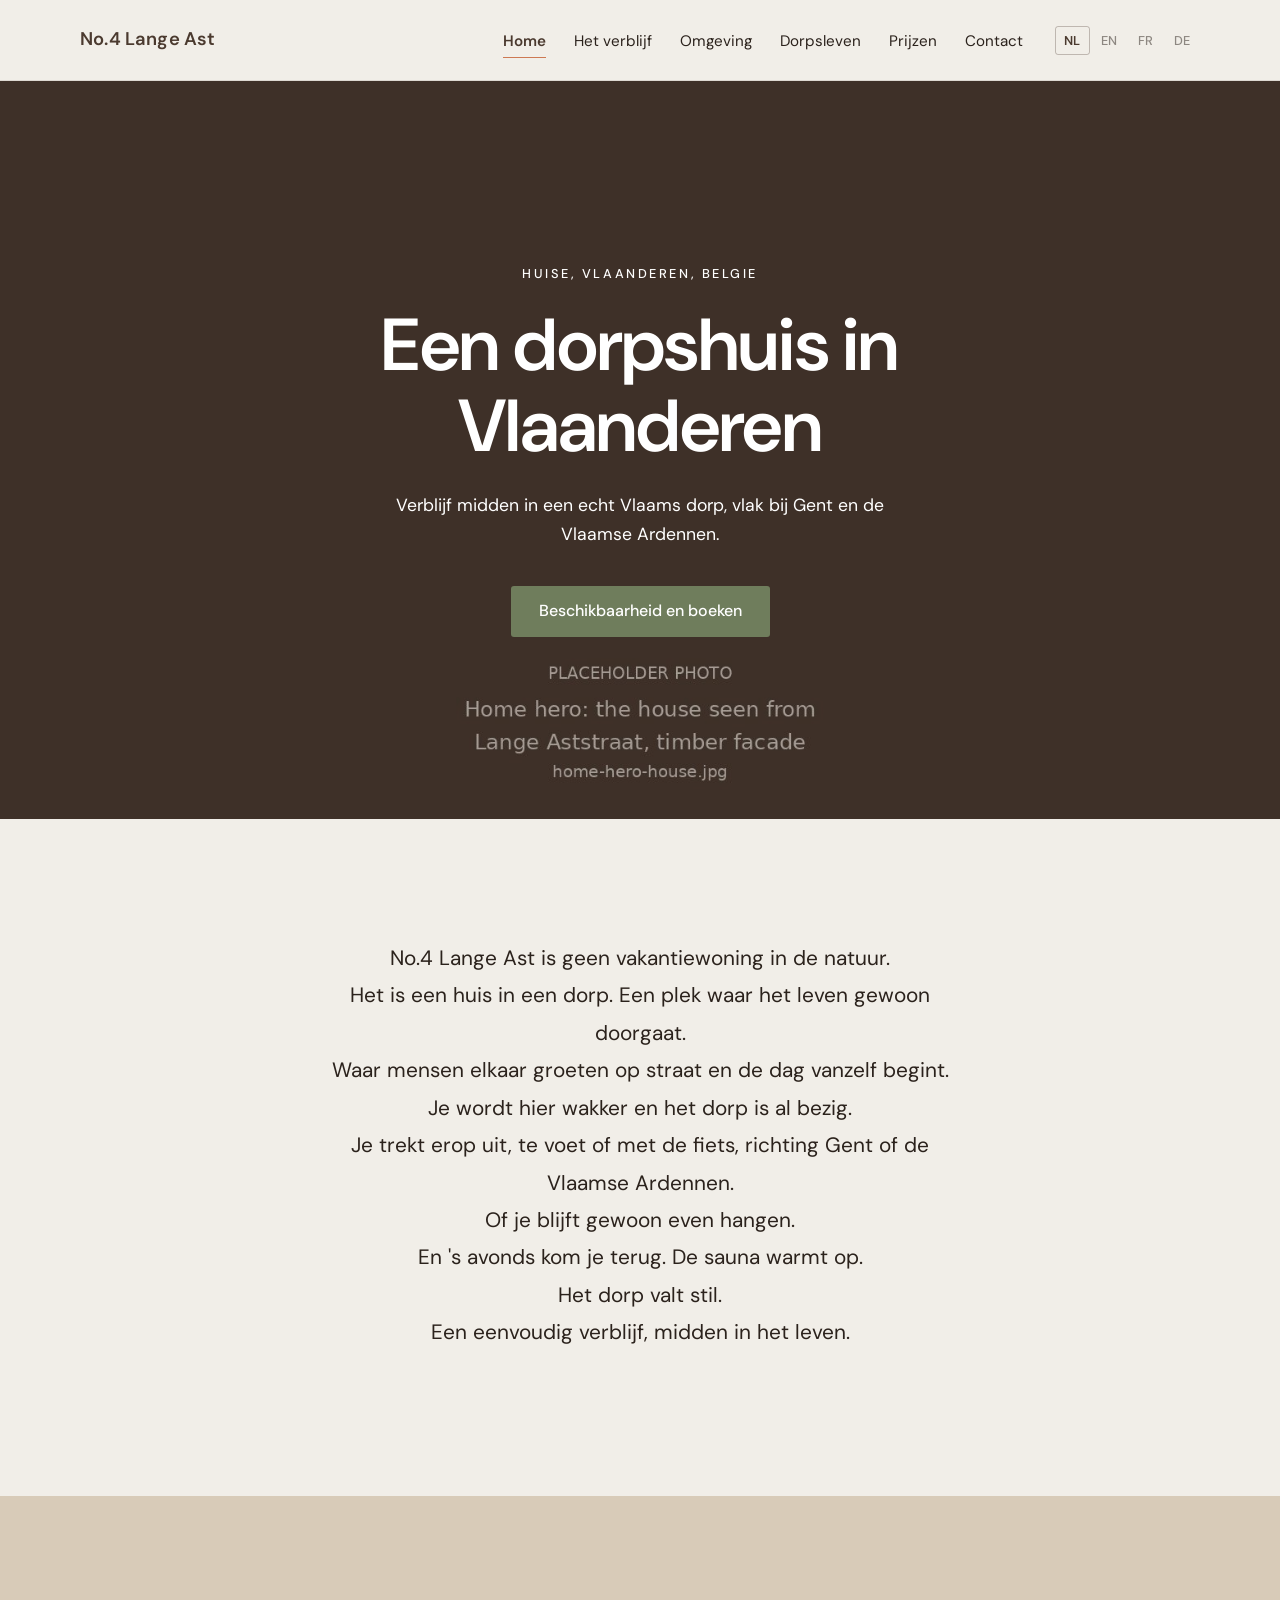
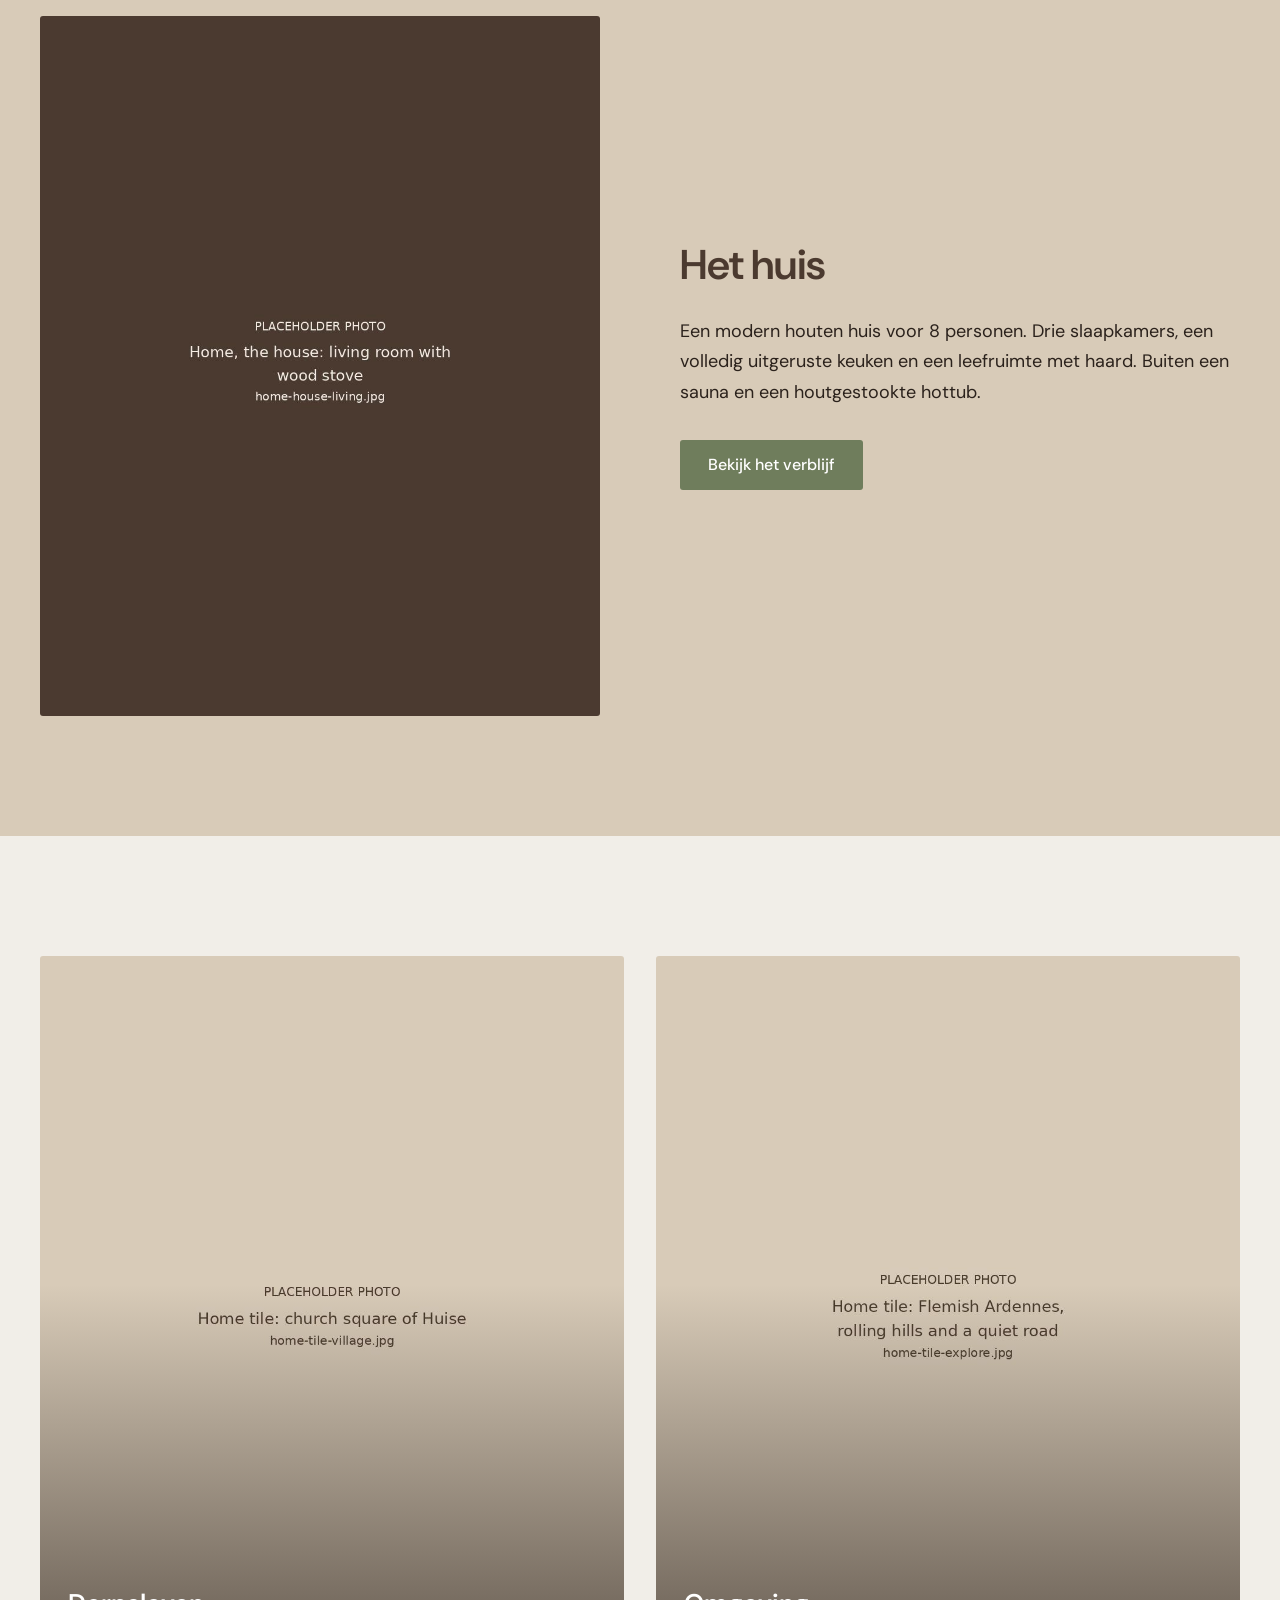
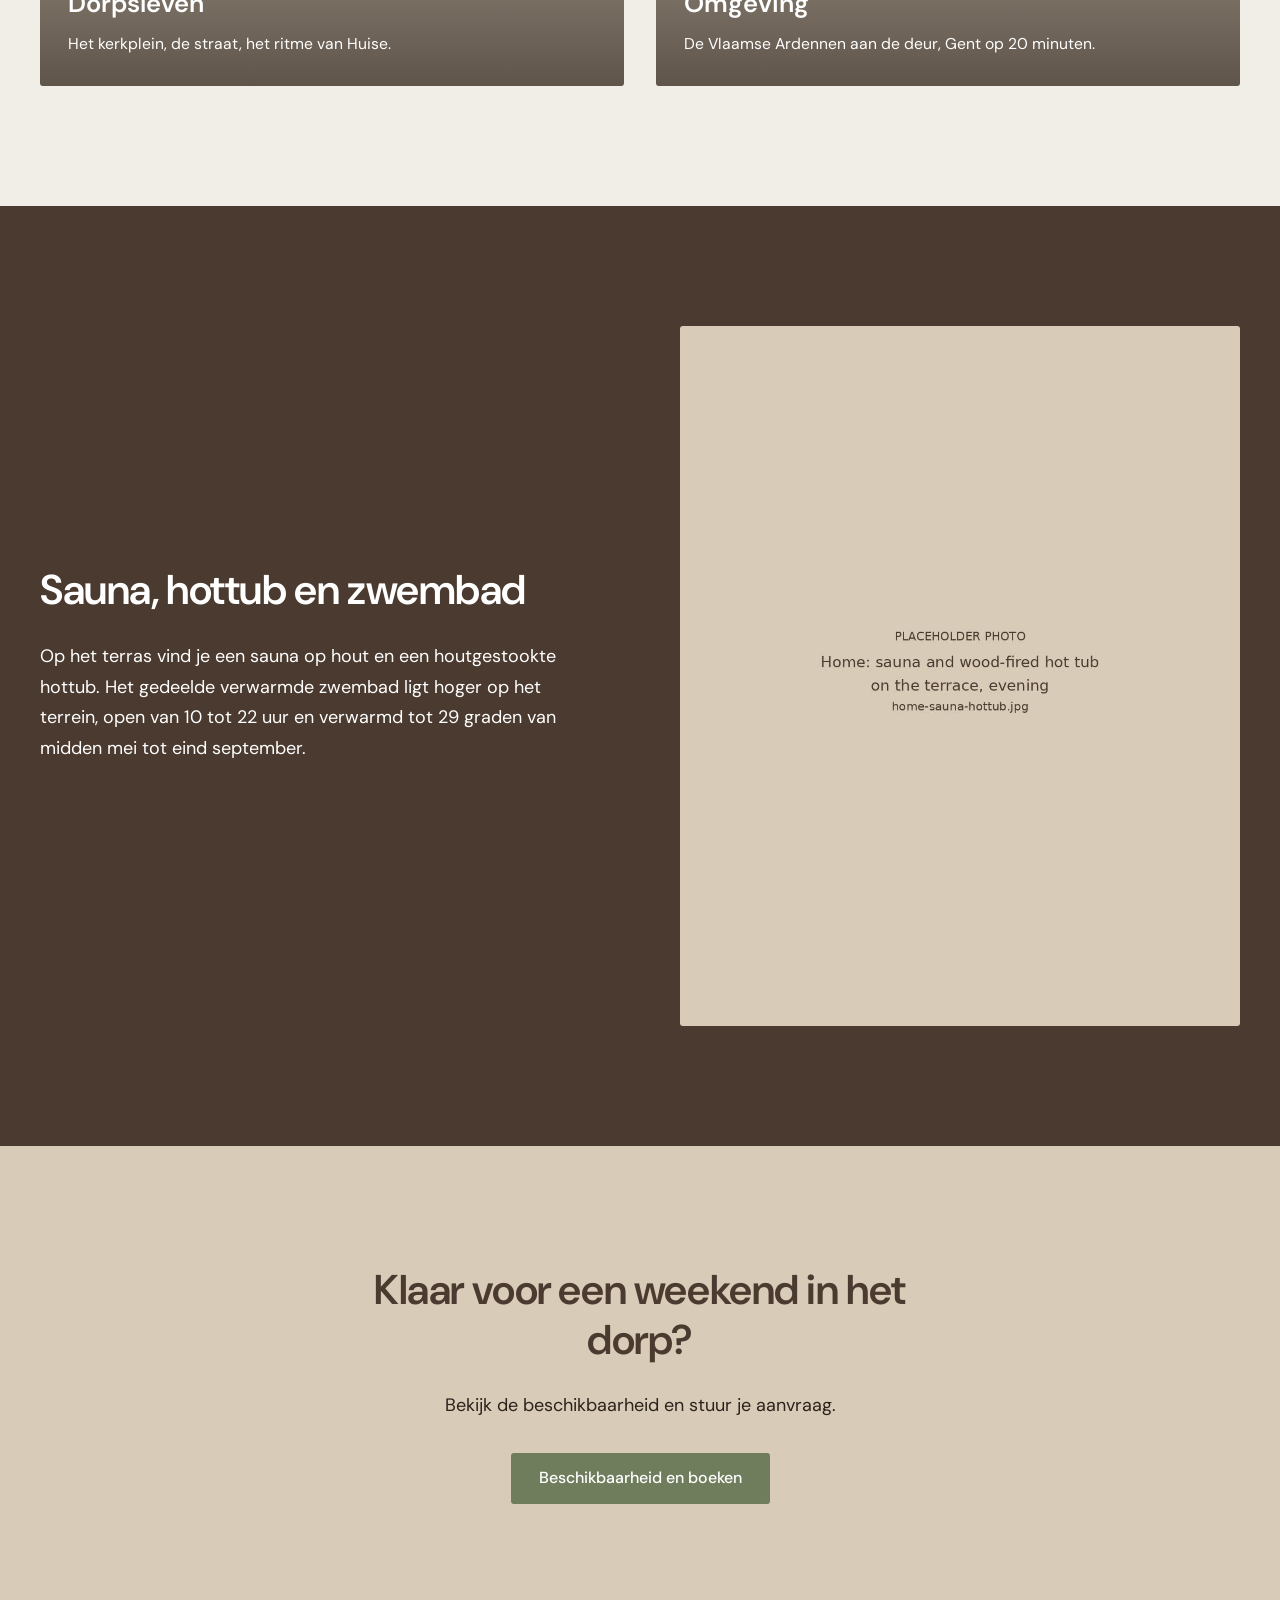
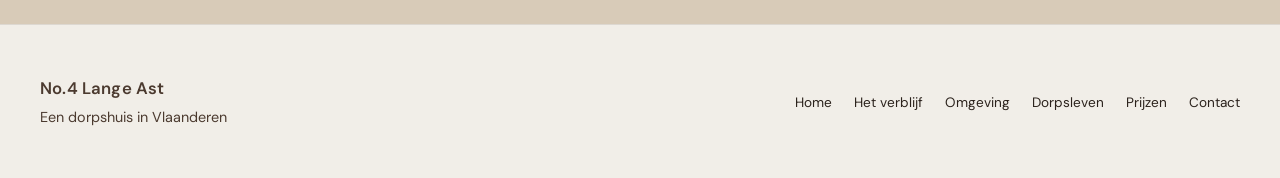
<file: no4-lange-ast/index.html>
<!DOCTYPE html>
<html lang="nl">
<head>
<meta charset="utf-8">
<meta name="viewport" content="width=device-width, initial-scale=1">
<title data-nl="No.4 Lange Ast, een dorpshuis in Vlaanderen" data-en="No.4 Lange Ast, a village house in Flanders" data-fr="No.4 Lange Ast, une maison de village en Flandre" data-de="No.4 Lange Ast, ein Dorfhaus in Flandern">No.4 Lange Ast, een dorpshuis in Vlaanderen</title>
<meta name="description" content="Een modern houten vakantiehuis voor 8 personen in het dorp Huise, tussen Gent en de Vlaamse Ardennen." data-nl="Een modern houten vakantiehuis voor 8 personen in het dorp Huise, tussen Gent en de Vlaamse Ardennen." data-en="A modern timber holiday house for eight in the village of Huise, between Ghent and the Flemish Ardennes." data-fr="Une maison de vacances moderne en bois pour huit personnes dans le village de Huise, entre Gand et les Ardennes flamandes." data-de="Ein modernes Ferienhaus aus Holz für acht Personen im Dorf Huise, zwischen Gent und den Flämischen Ardennen.">
<link rel="preconnect" href="https://fonts.googleapis.com">
<link rel="preconnect" href="https://fonts.gstatic.com" crossorigin>
<link rel="stylesheet" href="https://fonts.googleapis.com/css2?family=DM+Sans:opsz,wght@9..40,400;9..40,500;9..40,600&amp;display=swap">
<link rel="stylesheet" href="assets/styles.css">
<script src="assets/main.js"></script>
</head>
<body>

<a class="skip-link" href="#main"><span class="lang-nl">Naar de inhoud</span><span class="lang-en">Skip to content</span><span class="lang-fr">Aller au contenu</span><span class="lang-de">Zum Inhalt</span></a>

<header class="site-header">
  <div class="header-inner">
    <a class="wordmark" href="index.html">No.4 Lange Ast</a>
    <div class="header-right">
      <nav class="site-nav" id="site-nav" aria-label="Main">
    <ul>
      <li><a href="index.html" aria-current="page"><span class="lang-nl">Home</span><span class="lang-en">Home</span><span class="lang-fr">Accueil</span><span class="lang-de">Start</span></a></li>
      <li><a href="het-verblijf.html"><span class="lang-nl">Het verblijf</span><span class="lang-en">The house</span><span class="lang-fr">La maison</span><span class="lang-de">Das Haus</span></a></li>
      <li><a href="explore.html"><span class="lang-nl">Omgeving</span><span class="lang-en">Explore</span><span class="lang-fr">Environs</span><span class="lang-de">Umgebung</span></a></li>
      <li><a href="village-life.html"><span class="lang-nl">Dorpsleven</span><span class="lang-en">Village life</span><span class="lang-fr">Vie de village</span><span class="lang-de">Dorfleben</span></a></li>
      <li><a href="prijzen.html"><span class="lang-nl">Prijzen</span><span class="lang-en">Prices</span><span class="lang-fr">Prix</span><span class="lang-de">Preise</span></a></li>
      <li><a href="contact.html"><span class="lang-nl">Contact</span><span class="lang-en">Contact</span><span class="lang-fr">Contact</span><span class="lang-de">Kontakt</span></a></li>
    </ul>
  </nav>
      <div class="lang-switch" role="group" aria-label="Taal, Language, Langue, Sprache"><button class="lang-btn" type="button" data-lang="nl" lang="nl" aria-label="Nederlands" aria-pressed="true">NL</button><button class="lang-btn" type="button" data-lang="en" lang="en" aria-label="English" aria-pressed="false">EN</button><button class="lang-btn" type="button" data-lang="fr" lang="fr" aria-label="Français" aria-pressed="false">FR</button><button class="lang-btn" type="button" data-lang="de" lang="de" aria-label="Deutsch" aria-pressed="false">DE</button></div>
      <button class="menu-toggle" type="button" aria-controls="site-nav" aria-expanded="false" aria-label="Menu"><span></span><span></span><span></span></button>
    </div>
  </div>
</header>

<main id="main">
<section class="hero">
  <img class="hero-img" src="images/home-hero-house.jpg" width="2400" height="1350" alt="Het houten huis No.4 Lange Ast in Huise" data-alt-nl="Het houten huis No.4 Lange Ast in Huise" data-alt-en="The timber house No.4 Lange Ast in Huise" data-alt-fr="La maison en bois No.4 Lange Ast à Huise" data-alt-de="Das Holzhaus No.4 Lange Ast in Huise">
  <div class="hero-content">
    <span class="overline"><span class="lang-nl">HUISE, VLAANDEREN, BELGIE</span><span class="lang-en">HUISE, FLANDERS, BELGIUM</span><span class="lang-fr">HUISE, FLANDRE, BELGIQUE</span><span class="lang-de">HUISE, FLANDERN, BELGIEN</span></span>
    <h1><span class="lang-nl">Een dorpshuis in Vlaanderen</span><span class="lang-en">A village house in Flanders</span><span class="lang-fr">Une maison de village en Flandre</span><span class="lang-de">Ein Dorfhaus in Flandern</span></h1>
    <p class="lang-nl hero-sub">Verblijf midden in een echt Vlaams dorp, vlak bij Gent en de Vlaamse Ardennen.</p>
<p class="lang-en hero-sub">A stay in the heart of a real Flemish village, near Ghent and the Flemish Ardennes.</p>
<p class="lang-fr hero-sub">Un séjour au cœur d'un vrai village flamand, près de Gand et des Ardennes flamandes.</p>
<p class="lang-de hero-sub">Ein Aufenthalt mitten in einem echten flämischen Dorf, nahe Gent und den Flämischen Ardennen.</p>
    <a class="btn" href="contact.html"><span class="lang-nl">Beschikbaarheid en boeken</span><span class="lang-en">Availability and booking</span><span class="lang-fr">Disponibilités et réservation</span><span class="lang-de">Verfügbarkeit und Buchung</span></a>
  </div>
</section>

<section class="section section--light center">
  <div class="narrow">
    <p class="lang-nl intro-text">No.4 Lange Ast is geen vakantiewoning in de natuur.<br>
Het is een huis in een dorp. Een plek waar het leven gewoon doorgaat.<br>
Waar mensen elkaar groeten op straat en de dag vanzelf begint.<br>
Je wordt hier wakker en het dorp is al bezig.<br>
Je trekt erop uit, te voet of met de fiets, richting Gent of de Vlaamse Ardennen.<br>
Of je blijft gewoon even hangen.<br>
En 's avonds kom je terug. De sauna warmt op.<br>
Het dorp valt stil.<br>
Een eenvoudig verblijf, midden in het leven.</p>
<p class="lang-en intro-text">No.4 Lange Ast is not a holiday home in the countryside.<br>
It is a house in a village. A place where life simply carries on.<br>
Where people greet each other in the street and the day begins on its own.<br>
You wake up here and the village is already going.<br>
You head out, on foot or by bike, towards Ghent or the Flemish Ardennes.<br>
Or you just stay a while.<br>
And in the evening you come back. The sauna heats up.<br>
The village falls quiet.<br>
A simple stay, right in the middle of life.</p>
<p class="lang-fr intro-text">No.4 Lange Ast n'est pas une maison de vacances en pleine nature.<br>
C'est une maison dans un village. Un endroit où la vie suit simplement son cours.<br>
Où les gens se saluent dans la rue et où la journée commence d'elle-même.<br>
Vous vous réveillez ici et le village est déjà en mouvement.<br>
Vous partez, à pied ou à vélo, vers Gand ou les Ardennes flamandes.<br>
Ou vous restez simplement un moment.<br>
Et le soir, vous rentrez. Le sauna chauffe.<br>
Le village se tait.<br>
Un séjour simple, au milieu de la vie.</p>
<p class="lang-de intro-text">No.4 Lange Ast ist kein Ferienhaus in der Natur.<br>
Es ist ein Haus in einem Dorf. Ein Ort, an dem das Leben einfach weitergeht.<br>
Wo man sich auf der Straße grüßt und der Tag von selbst beginnt.<br>
Sie wachen hier auf und das Dorf ist schon in Bewegung.<br>
Sie ziehen los, zu Fuß oder mit dem Rad, Richtung Gent oder in die Flämischen Ardennen.<br>
Oder Sie bleiben einfach eine Weile.<br>
Und abends kommen Sie zurück. Die Sauna heizt auf.<br>
Das Dorf wird still.<br>
Ein einfacher Aufenthalt, mitten im Leben.</p>
  </div>
</section>

<section class="section section--sand">
  <div class="container split">
    <div class="split-media">
      <img src="images/home-house-living.jpg" width="1200" height="1500" loading="lazy" alt="Leefruimte met haard" data-alt-nl="Leefruimte met haard" data-alt-en="Living room with wood stove" data-alt-fr="Séjour avec poêle à bois" data-alt-de="Wohnraum mit Holzofen">
    </div>
    <div class="split-text">
      <h2><span class="lang-nl">Het huis</span><span class="lang-en">The house</span><span class="lang-fr">La maison</span><span class="lang-de">Das Haus</span></h2>
      <p class="lang-nl">Een modern houten huis voor 8 personen. Drie slaapkamers, een volledig uitgeruste keuken en een leefruimte met haard. Buiten een sauna en een houtgestookte hottub.</p>
<p class="lang-en">A modern timber house for eight. Three bedrooms, a fully equipped kitchen and a living room with a wood stove. Outside, a sauna and a wood-fired hot tub.</p>
<p class="lang-fr">Une maison moderne en bois pour huit personnes. Trois chambres, une cuisine entièrement équipée et un séjour avec poêle à bois. À l'extérieur, un sauna et un bain nordique chauffé au bois.</p>
<p class="lang-de">Ein modernes Holzhaus für acht Personen. Drei Schlafzimmer, eine voll ausgestattete Küche und ein Wohnraum mit Holzofen. Draußen eine Sauna und ein holzbefeuerter Hot Tub.</p>
      <div class="btn-row"><a class="btn" href="het-verblijf.html"><span class="lang-nl">Bekijk het verblijf</span><span class="lang-en">See the house</span><span class="lang-fr">Voir la maison</span><span class="lang-de">Das Haus ansehen</span></a></div>
    </div>
  </div>
</section>

<section class="section section--light">
  <div class="container tiles">
    <a class="tile" href="village-life.html">
      <img src="images/home-tile-village.jpg" width="1200" height="1500" loading="lazy" alt="Het kerkplein van Huise" data-alt-nl="Het kerkplein van Huise" data-alt-en="The church square of Huise" data-alt-fr="La place de l'église de Huise" data-alt-de="Der Kirchplatz von Huise">
      <span class="tile-text">
        <span class="tile-label"><span class="lang-nl">Dorpsleven</span><span class="lang-en">Village life</span><span class="lang-fr">Vie de village</span><span class="lang-de">Dorfleben</span></span>
        <span class="tile-caption"><span class="lang-nl">Het kerkplein, de straat, het ritme van Huise.</span><span class="lang-en">The church square, the street, the rhythm of Huise.</span><span class="lang-fr">La place de l'église, la rue, le rythme de Huise.</span><span class="lang-de">Der Kirchplatz, die Straße, der Rhythmus von Huise.</span></span>
      </span>
    </a>
    <a class="tile" href="explore.html">
      <img src="images/home-tile-explore.jpg" width="1200" height="1500" loading="lazy" alt="Glooiende heuvels in de Vlaamse Ardennen" data-alt-nl="Glooiende heuvels in de Vlaamse Ardennen" data-alt-en="Rolling hills in the Flemish Ardennes" data-alt-fr="Collines ondulées dans les Ardennes flamandes" data-alt-de="Sanfte Hügel in den Flämischen Ardennen">
      <span class="tile-text">
        <span class="tile-label"><span class="lang-nl">Omgeving</span><span class="lang-en">Explore</span><span class="lang-fr">Environs</span><span class="lang-de">Umgebung</span></span>
        <span class="tile-caption"><span class="lang-nl">De Vlaamse Ardennen aan de deur, Gent op 20 minuten.</span><span class="lang-en">The Flemish Ardennes at the door, Ghent twenty minutes away.</span><span class="lang-fr">Les Ardennes flamandes à la porte, Gand à 20 minutes.</span><span class="lang-de">Die Flämischen Ardennen vor der Tür, Gent in 20 Minuten.</span></span>
      </span>
    </a>
  </div>
</section>

<section class="section section--dark">
  <div class="container split split--reverse">
    <div class="split-media">
      <img src="images/home-sauna-hottub.jpg" width="1200" height="1500" loading="lazy" alt="Sauna en houtgestookte hottub op het terras" data-alt-nl="Sauna en houtgestookte hottub op het terras" data-alt-en="Sauna and wood-fired hot tub on the terrace" data-alt-fr="Sauna et bain nordique chauffé au bois sur la terrasse" data-alt-de="Sauna und holzbefeuerter Hot Tub auf der Terrasse">
    </div>
    <div class="split-text">
      <h2><span class="lang-nl">Sauna, hottub en zwembad</span><span class="lang-en">Sauna, hot tub and pool</span><span class="lang-fr">Sauna, bain nordique et piscine</span><span class="lang-de">Sauna, Hot Tub und Pool</span></h2>
      <p class="lang-nl">Op het terras vind je een sauna op hout en een houtgestookte hottub. Het gedeelde verwarmde zwembad ligt hoger op het terrein, open van 10 tot 22 uur en verwarmd tot 29 graden van midden mei tot eind september.</p>
<p class="lang-en">On the terrace you will find a wood-burning sauna and a wood-fired hot tub. The shared heated pool sits higher on the grounds, open from 10 am to 10 pm and heated to 29 degrees from mid May to the end of September.</p>
<p class="lang-fr">Sur la terrasse, vous trouverez un sauna au bois et un bain nordique chauffé au bois. La piscine chauffée partagée se trouve plus haut sur le terrain, ouverte de 10 à 22 heures et chauffée à 29 degrés de mi-mai à fin septembre.</p>
<p class="lang-de">Auf der Terrasse finden Sie eine Holzsauna und einen holzbefeuerten Hot Tub. Der gemeinsam genutzte beheizte Pool liegt etwas höher auf dem Grundstück, geöffnet von 10 bis 22 Uhr und von Mitte Mai bis Ende September auf 29 Grad beheizt.</p>
    </div>
  </div>
</section>

<section class="section section--sand center">
  <div class="narrow">
    <h2><span class="lang-nl">Klaar voor een weekend in het dorp?</span><span class="lang-en">Ready for a weekend in the village?</span><span class="lang-fr">Prêt pour un week-end au village ?</span><span class="lang-de">Bereit für ein Wochenende im Dorf?</span></h2>
    <p class="lang-nl">Bekijk de beschikbaarheid en stuur je aanvraag.</p>
<p class="lang-en">Check availability and send your request.</p>
<p class="lang-fr">Consultez les disponibilités et envoyez votre demande.</p>
<p class="lang-de">Prüfen Sie die Verfügbarkeit und senden Sie Ihre Anfrage.</p>
    <div class="btn-row"><a class="btn" href="contact.html"><span class="lang-nl">Beschikbaarheid en boeken</span><span class="lang-en">Availability and booking</span><span class="lang-fr">Disponibilités et réservation</span><span class="lang-de">Verfügbarkeit und Buchung</span></a></div>
  </div>
</section>
</main>

<footer class="site-footer">
  <div class="footer-inner">
    <div class="footer-brand">
      <a class="wordmark" href="index.html">No.4 Lange Ast</a>
      <span class="footer-baseline"><span class="lang-nl">Een dorpshuis in Vlaanderen</span><span class="lang-en">A village house in Flanders</span><span class="lang-fr">Une maison de village en Flandre</span><span class="lang-de">Ein Dorfhaus in Flandern</span></span>
    </div>
    <nav class="footer-nav" aria-label="Footer">
    <ul>
      <li><a href="index.html" aria-current="page"><span class="lang-nl">Home</span><span class="lang-en">Home</span><span class="lang-fr">Accueil</span><span class="lang-de">Start</span></a></li>
      <li><a href="het-verblijf.html"><span class="lang-nl">Het verblijf</span><span class="lang-en">The house</span><span class="lang-fr">La maison</span><span class="lang-de">Das Haus</span></a></li>
      <li><a href="explore.html"><span class="lang-nl">Omgeving</span><span class="lang-en">Explore</span><span class="lang-fr">Environs</span><span class="lang-de">Umgebung</span></a></li>
      <li><a href="village-life.html"><span class="lang-nl">Dorpsleven</span><span class="lang-en">Village life</span><span class="lang-fr">Vie de village</span><span class="lang-de">Dorfleben</span></a></li>
      <li><a href="prijzen.html"><span class="lang-nl">Prijzen</span><span class="lang-en">Prices</span><span class="lang-fr">Prix</span><span class="lang-de">Preise</span></a></li>
      <li><a href="contact.html"><span class="lang-nl">Contact</span><span class="lang-en">Contact</span><span class="lang-fr">Contact</span><span class="lang-de">Kontakt</span></a></li>
    </ul>
  </nav>
  </div>
</footer>

</body>
</html>
</file>
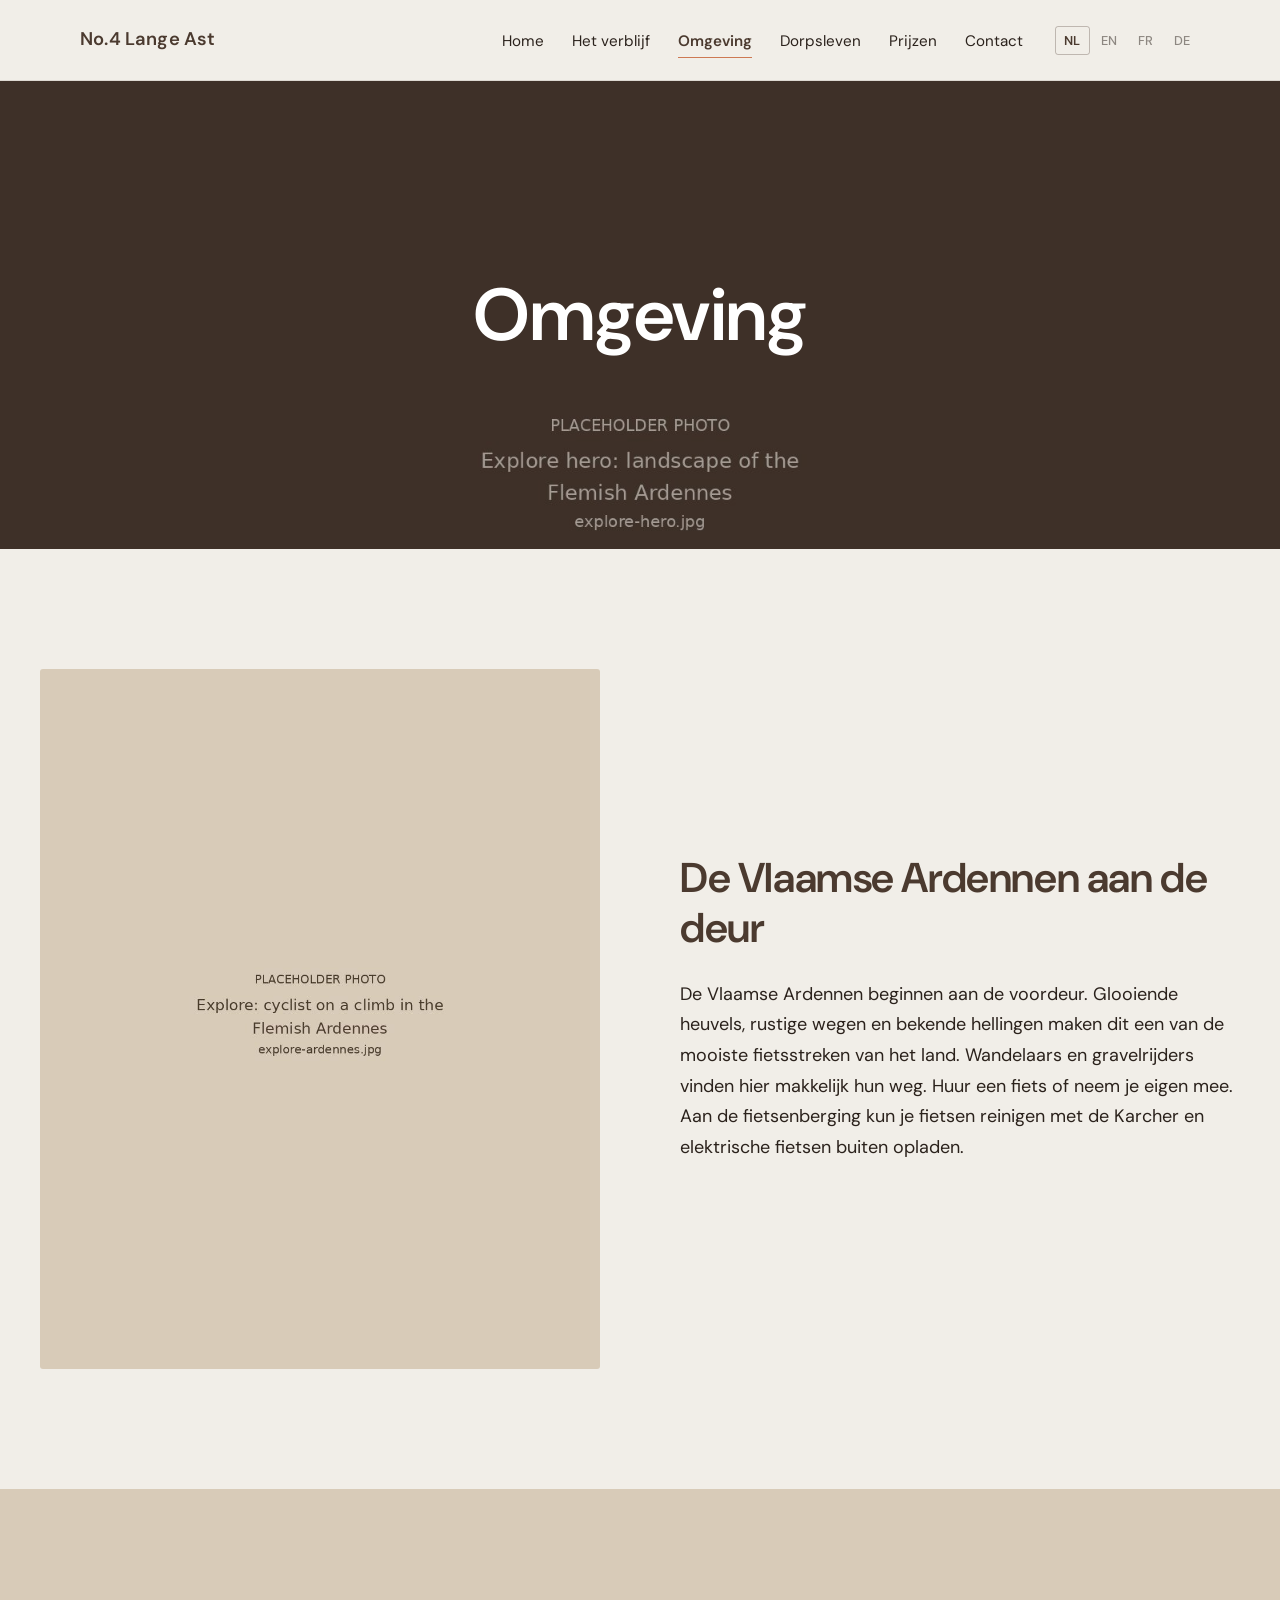
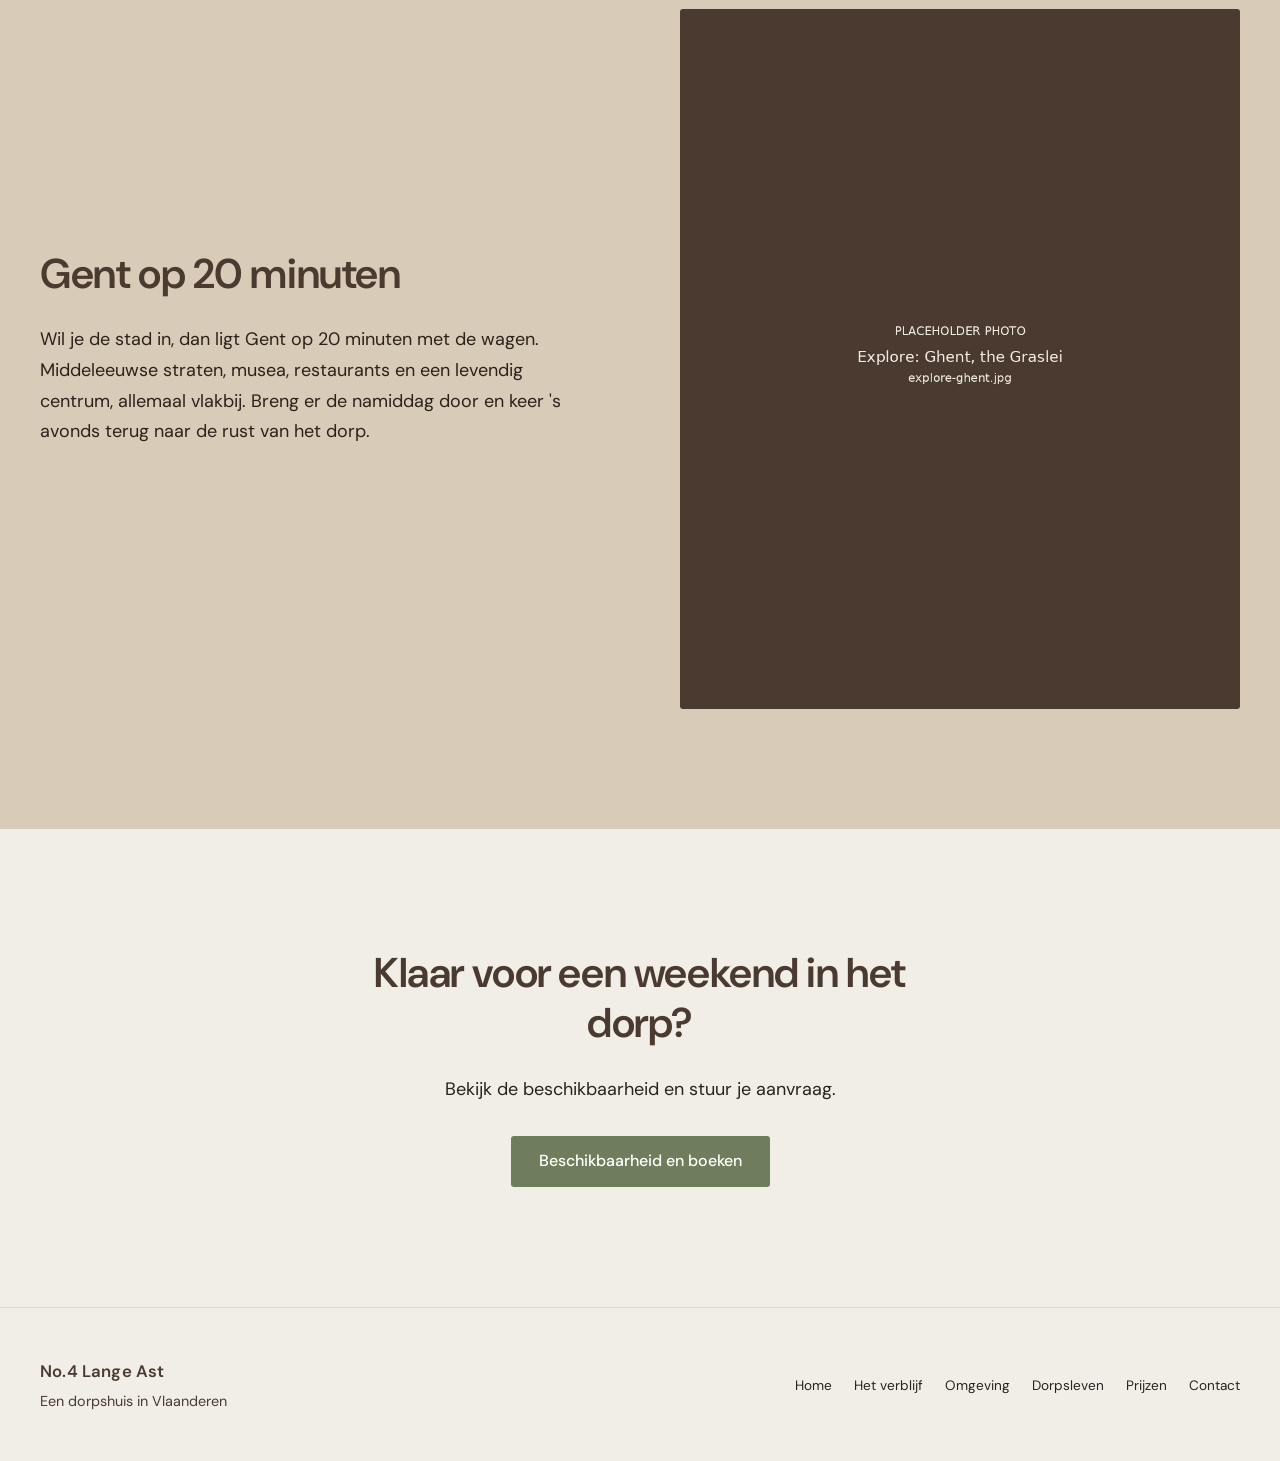
<file: no4-lange-ast/explore.html>
<!DOCTYPE html>
<html lang="nl">
<head>
<meta charset="utf-8">
<meta name="viewport" content="width=device-width, initial-scale=1">
<title data-nl="Omgeving, No.4 Lange Ast" data-en="Explore, No.4 Lange Ast" data-fr="Environs, No.4 Lange Ast" data-de="Umgebung, No.4 Lange Ast">Omgeving, No.4 Lange Ast</title>
<meta name="description" content="De Vlaamse Ardennen aan de voordeur en Gent op 20 minuten." data-nl="De Vlaamse Ardennen aan de voordeur en Gent op 20 minuten." data-en="The Flemish Ardennes at the front door and Ghent twenty minutes away." data-fr="Les Ardennes flamandes devant la porte et Gand à 20 minutes." data-de="Die Flämischen Ardennen vor der Haustür und Gent in 20 Minuten.">
<link rel="preconnect" href="https://fonts.googleapis.com">
<link rel="preconnect" href="https://fonts.gstatic.com" crossorigin>
<link rel="stylesheet" href="https://fonts.googleapis.com/css2?family=DM+Sans:opsz,wght@9..40,400;9..40,500;9..40,600&amp;display=swap">
<link rel="stylesheet" href="assets/styles.css">
<script src="assets/main.js"></script>
</head>
<body>

<a class="skip-link" href="#main"><span class="lang-nl">Naar de inhoud</span><span class="lang-en">Skip to content</span><span class="lang-fr">Aller au contenu</span><span class="lang-de">Zum Inhalt</span></a>

<header class="site-header">
  <div class="header-inner">
    <a class="wordmark" href="index.html">No.4 Lange Ast</a>
    <div class="header-right">
      <nav class="site-nav" id="site-nav" aria-label="Main">
    <ul>
      <li><a href="index.html"><span class="lang-nl">Home</span><span class="lang-en">Home</span><span class="lang-fr">Accueil</span><span class="lang-de">Start</span></a></li>
      <li><a href="het-verblijf.html"><span class="lang-nl">Het verblijf</span><span class="lang-en">The house</span><span class="lang-fr">La maison</span><span class="lang-de">Das Haus</span></a></li>
      <li><a href="explore.html" aria-current="page"><span class="lang-nl">Omgeving</span><span class="lang-en">Explore</span><span class="lang-fr">Environs</span><span class="lang-de">Umgebung</span></a></li>
      <li><a href="village-life.html"><span class="lang-nl">Dorpsleven</span><span class="lang-en">Village life</span><span class="lang-fr">Vie de village</span><span class="lang-de">Dorfleben</span></a></li>
      <li><a href="prijzen.html"><span class="lang-nl">Prijzen</span><span class="lang-en">Prices</span><span class="lang-fr">Prix</span><span class="lang-de">Preise</span></a></li>
      <li><a href="contact.html"><span class="lang-nl">Contact</span><span class="lang-en">Contact</span><span class="lang-fr">Contact</span><span class="lang-de">Kontakt</span></a></li>
    </ul>
  </nav>
      <div class="lang-switch" role="group" aria-label="Taal, Language, Langue, Sprache"><button class="lang-btn" type="button" data-lang="nl" lang="nl" aria-label="Nederlands" aria-pressed="true">NL</button><button class="lang-btn" type="button" data-lang="en" lang="en" aria-label="English" aria-pressed="false">EN</button><button class="lang-btn" type="button" data-lang="fr" lang="fr" aria-label="Français" aria-pressed="false">FR</button><button class="lang-btn" type="button" data-lang="de" lang="de" aria-label="Deutsch" aria-pressed="false">DE</button></div>
      <button class="menu-toggle" type="button" aria-controls="site-nav" aria-expanded="false" aria-label="Menu"><span></span><span></span><span></span></button>
    </div>
  </div>
</header>

<main id="main">
<section class="hero hero--page">
  <img class="hero-img" src="images/explore-hero.jpg" width="2400" height="1350" alt="Het heuvellandschap van de Vlaamse Ardennen" data-alt-nl="Het heuvellandschap van de Vlaamse Ardennen" data-alt-en="The hills of the Flemish Ardennes" data-alt-fr="Les collines des Ardennes flamandes" data-alt-de="Die Hügel der Flämischen Ardennen">
  <div class="hero-content">
    <h1><span class="lang-nl">Omgeving</span><span class="lang-en">Explore</span><span class="lang-fr">Environs</span><span class="lang-de">Umgebung</span></h1>
  </div>
</section>

<section class="section section--light">
  <div class="container split">
    <div class="split-media">
      <img src="images/explore-ardennes.jpg" width="1200" height="1500" loading="lazy" alt="Fietser op een helling in de Vlaamse Ardennen" data-alt-nl="Fietser op een helling in de Vlaamse Ardennen" data-alt-en="Cyclist on a climb in the Flemish Ardennes" data-alt-fr="Cycliste dans une côte des Ardennes flamandes" data-alt-de="Radfahrer an einem Anstieg in den Flämischen Ardennen">
    </div>
    <div class="split-text">
      <h2><span class="lang-nl">De Vlaamse Ardennen aan de deur</span><span class="lang-en">The Flemish Ardennes at the door</span><span class="lang-fr">Les Ardennes flamandes à la porte</span><span class="lang-de">Die Flämischen Ardennen vor der Tür</span></h2>
      <p class="lang-nl">De Vlaamse Ardennen beginnen aan de voordeur. Glooiende heuvels, rustige wegen en bekende hellingen maken dit een van de mooiste fietsstreken van het land. Wandelaars en gravelrijders vinden hier makkelijk hun weg. Huur een fiets of neem je eigen mee. Aan de fietsenberging kun je fietsen reinigen met de Karcher en elektrische fietsen buiten opladen.</p>
<p class="lang-en">The Flemish Ardennes start at the front door. Rolling hills, quiet roads and well known climbs make this one of the finest cycling regions in the country. Walkers and gravel riders find their way here just as easily. Rent a bike or bring your own. At the bike store you can clean your bike with the Karcher and charge e-bikes outside.</p>
<p class="lang-fr">Les Ardennes flamandes commencent devant la porte. Collines ondulées, routes calmes et côtes réputées font de cette région l'une des plus belles du pays pour le vélo. Les randonneurs et les amateurs de gravel s'y retrouvent tout aussi facilement. Louez un vélo ou apportez le vôtre. Au local à vélos, vous pouvez nettoyer votre vélo avec le Karcher et recharger les vélos électriques à l'extérieur.</p>
<p class="lang-de">Die Flämischen Ardennen beginnen vor der Haustür. Sanfte Hügel, ruhige Straßen und bekannte Anstiege machen dies zu einer der schönsten Radregionen des Landes. Wanderer und Gravelfahrer finden sich hier ebenso leicht zurecht. Mieten Sie ein Rad oder bringen Sie Ihr eigenes mit. Im Fahrradraum können Sie Ihr Rad mit dem Karcher reinigen und E-Bikes draußen aufladen.</p>
    </div>
  </div>
</section>

<section class="section section--sand">
  <div class="container split split--reverse">
    <div class="split-media">
      <img src="images/explore-ghent.jpg" width="1200" height="1500" loading="lazy" alt="De Graslei in Gent" data-alt-nl="De Graslei in Gent" data-alt-en="The Graslei in Ghent" data-alt-fr="Le Graslei à Gand" data-alt-de="Die Graslei in Gent">
    </div>
    <div class="split-text">
      <h2><span class="lang-nl">Gent op 20 minuten</span><span class="lang-en">Ghent twenty minutes away</span><span class="lang-fr">Gand à 20 minutes</span><span class="lang-de">Gent in 20 Minuten</span></h2>
      <p class="lang-nl">Wil je de stad in, dan ligt Gent op 20 minuten met de wagen. Middeleeuwse straten, musea, restaurants en een levendig centrum, allemaal vlakbij. Breng er de namiddag door en keer 's avonds terug naar de rust van het dorp.</p>
<p class="lang-en">When you want the city, Ghent is twenty minutes away by car. Medieval streets, museums, restaurants and a lively centre, all close by. Spend the afternoon there and return in the evening to the quiet of the village.</p>
<p class="lang-fr">Envie de ville ? Gand est à 20 minutes en voiture. Rues médiévales, musées, restaurants et un centre animé, tout est proche. Passez-y l'après-midi et revenez le soir au calme du village.</p>
<p class="lang-de">Wenn Sie in die Stadt möchten, ist Gent 20 Minuten mit dem Auto entfernt. Mittelalterliche Straßen, Museen, Restaurants und ein lebendiges Zentrum, alles in der Nähe. Verbringen Sie dort den Nachmittag und kehren Sie abends in die Ruhe des Dorfes zurück.</p>
    </div>
  </div>
</section>

<section class="section section--light center">
  <div class="narrow">
    <h2><span class="lang-nl">Klaar voor een weekend in het dorp?</span><span class="lang-en">Ready for a weekend in the village?</span><span class="lang-fr">Prêt pour un week-end au village ?</span><span class="lang-de">Bereit für ein Wochenende im Dorf?</span></h2>
    <p class="lang-nl">Bekijk de beschikbaarheid en stuur je aanvraag.</p>
<p class="lang-en">Check availability and send your request.</p>
<p class="lang-fr">Consultez les disponibilités et envoyez votre demande.</p>
<p class="lang-de">Prüfen Sie die Verfügbarkeit und senden Sie Ihre Anfrage.</p>
    <div class="btn-row"><a class="btn" href="contact.html"><span class="lang-nl">Beschikbaarheid en boeken</span><span class="lang-en">Availability and booking</span><span class="lang-fr">Disponibilités et réservation</span><span class="lang-de">Verfügbarkeit und Buchung</span></a></div>
  </div>
</section>
</main>

<footer class="site-footer">
  <div class="footer-inner">
    <div class="footer-brand">
      <a class="wordmark" href="index.html">No.4 Lange Ast</a>
      <span class="footer-baseline"><span class="lang-nl">Een dorpshuis in Vlaanderen</span><span class="lang-en">A village house in Flanders</span><span class="lang-fr">Une maison de village en Flandre</span><span class="lang-de">Ein Dorfhaus in Flandern</span></span>
    </div>
    <nav class="footer-nav" aria-label="Footer">
    <ul>
      <li><a href="index.html"><span class="lang-nl">Home</span><span class="lang-en">Home</span><span class="lang-fr">Accueil</span><span class="lang-de">Start</span></a></li>
      <li><a href="het-verblijf.html"><span class="lang-nl">Het verblijf</span><span class="lang-en">The house</span><span class="lang-fr">La maison</span><span class="lang-de">Das Haus</span></a></li>
      <li><a href="explore.html" aria-current="page"><span class="lang-nl">Omgeving</span><span class="lang-en">Explore</span><span class="lang-fr">Environs</span><span class="lang-de">Umgebung</span></a></li>
      <li><a href="village-life.html"><span class="lang-nl">Dorpsleven</span><span class="lang-en">Village life</span><span class="lang-fr">Vie de village</span><span class="lang-de">Dorfleben</span></a></li>
      <li><a href="prijzen.html"><span class="lang-nl">Prijzen</span><span class="lang-en">Prices</span><span class="lang-fr">Prix</span><span class="lang-de">Preise</span></a></li>
      <li><a href="contact.html"><span class="lang-nl">Contact</span><span class="lang-en">Contact</span><span class="lang-fr">Contact</span><span class="lang-de">Kontakt</span></a></li>
    </ul>
  </nav>
  </div>
</footer>

</body>
</html>
</file>
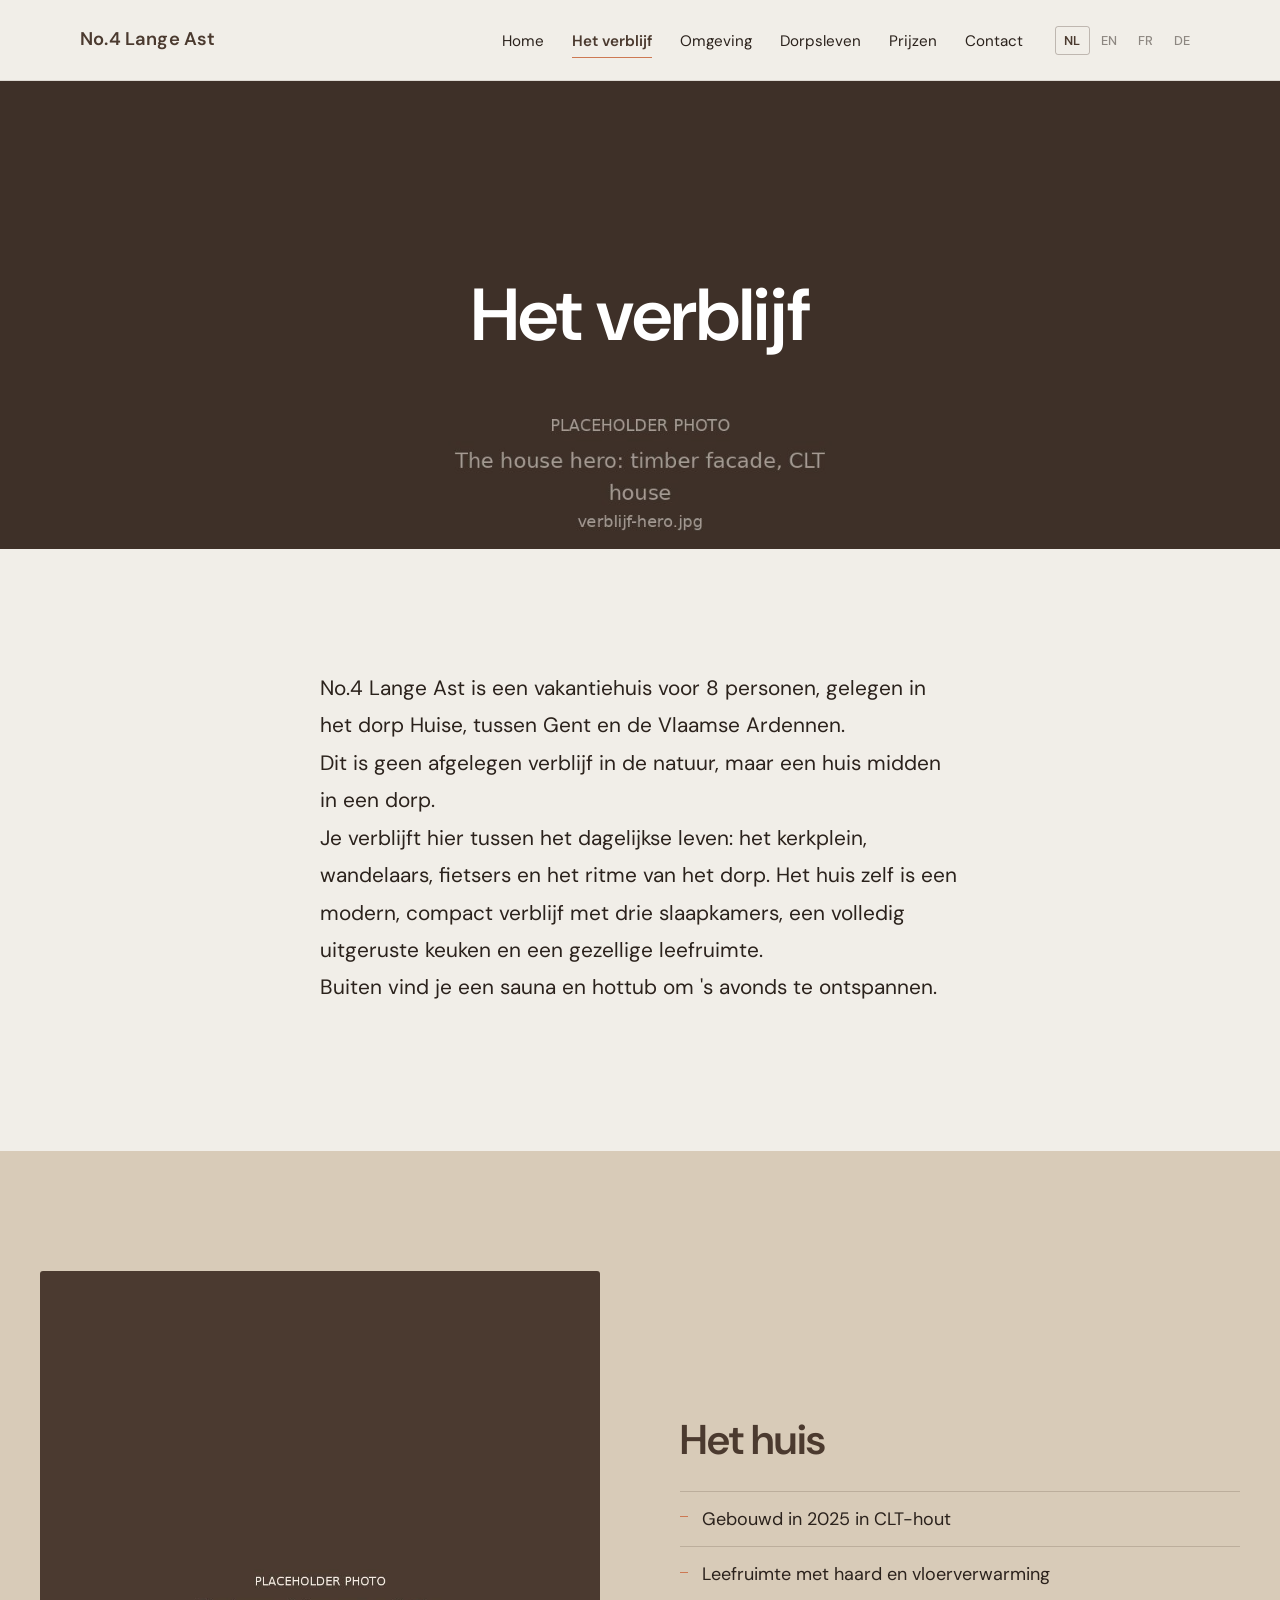
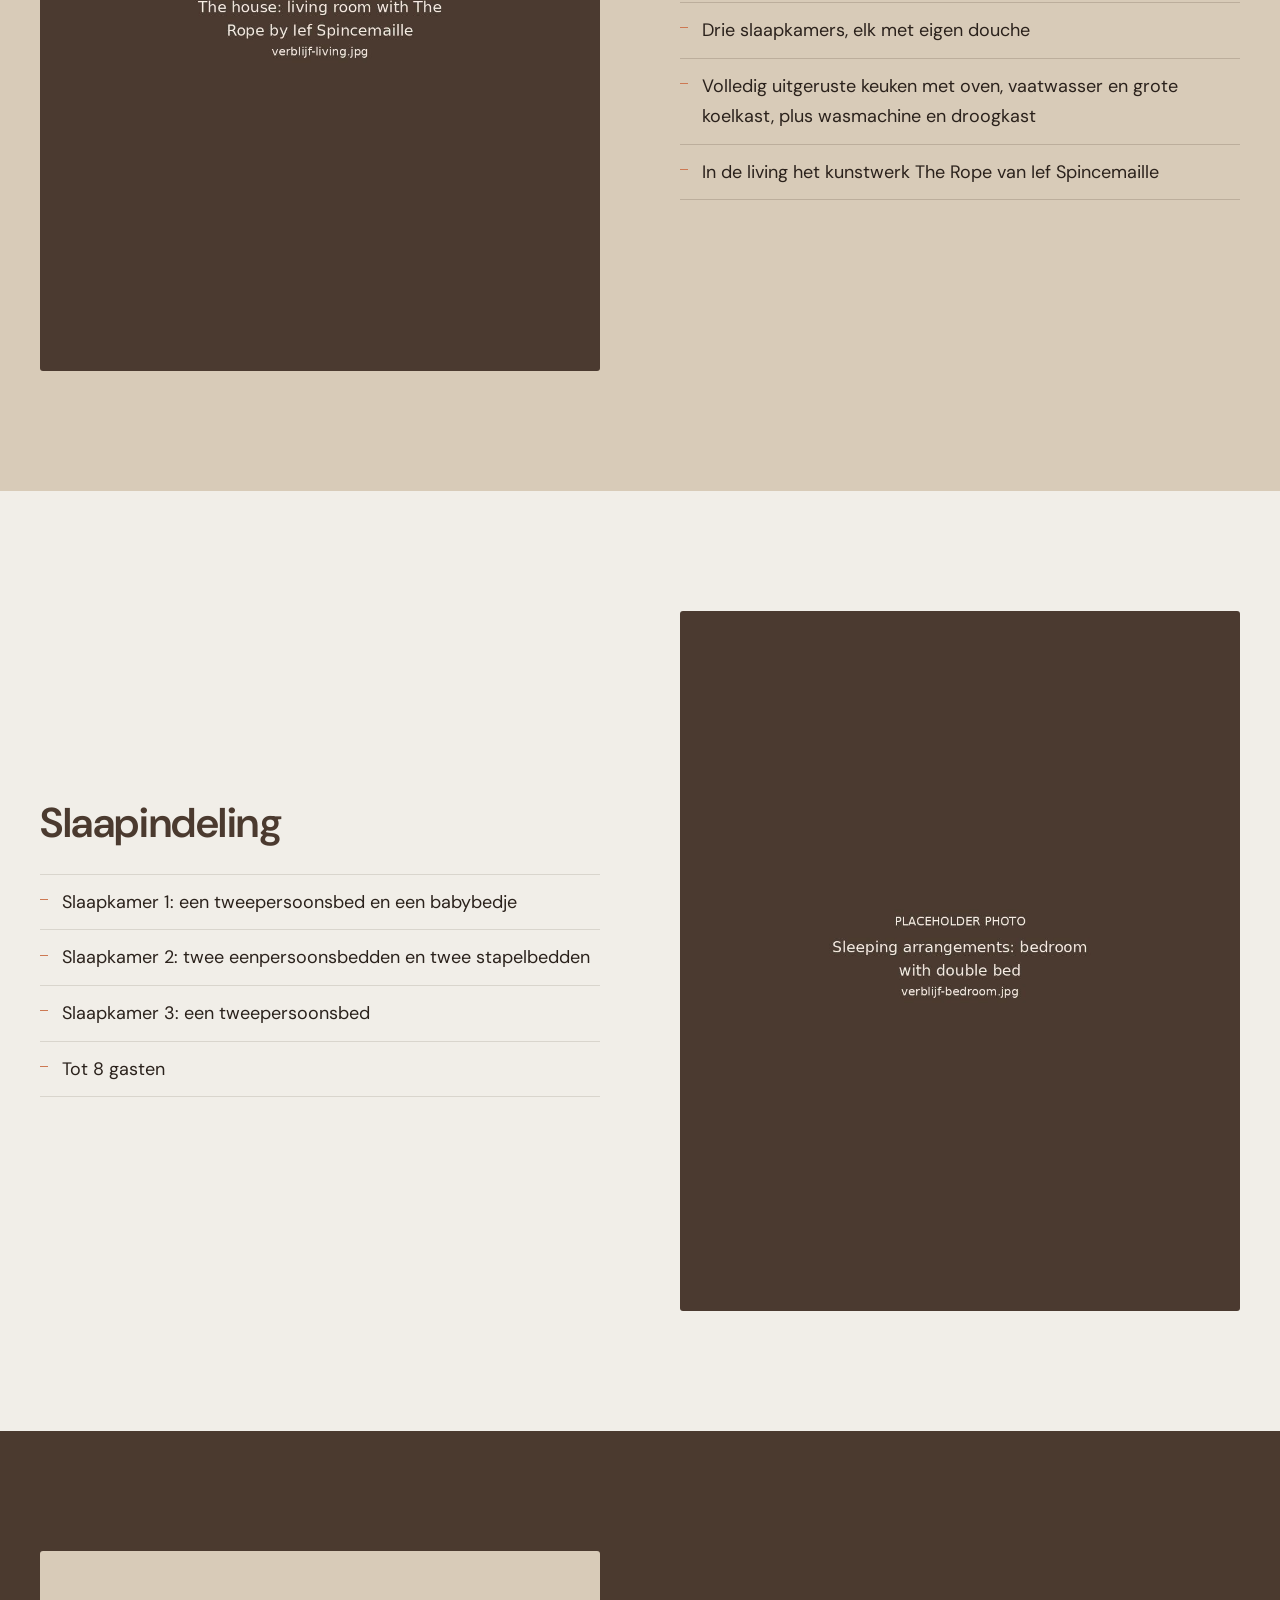
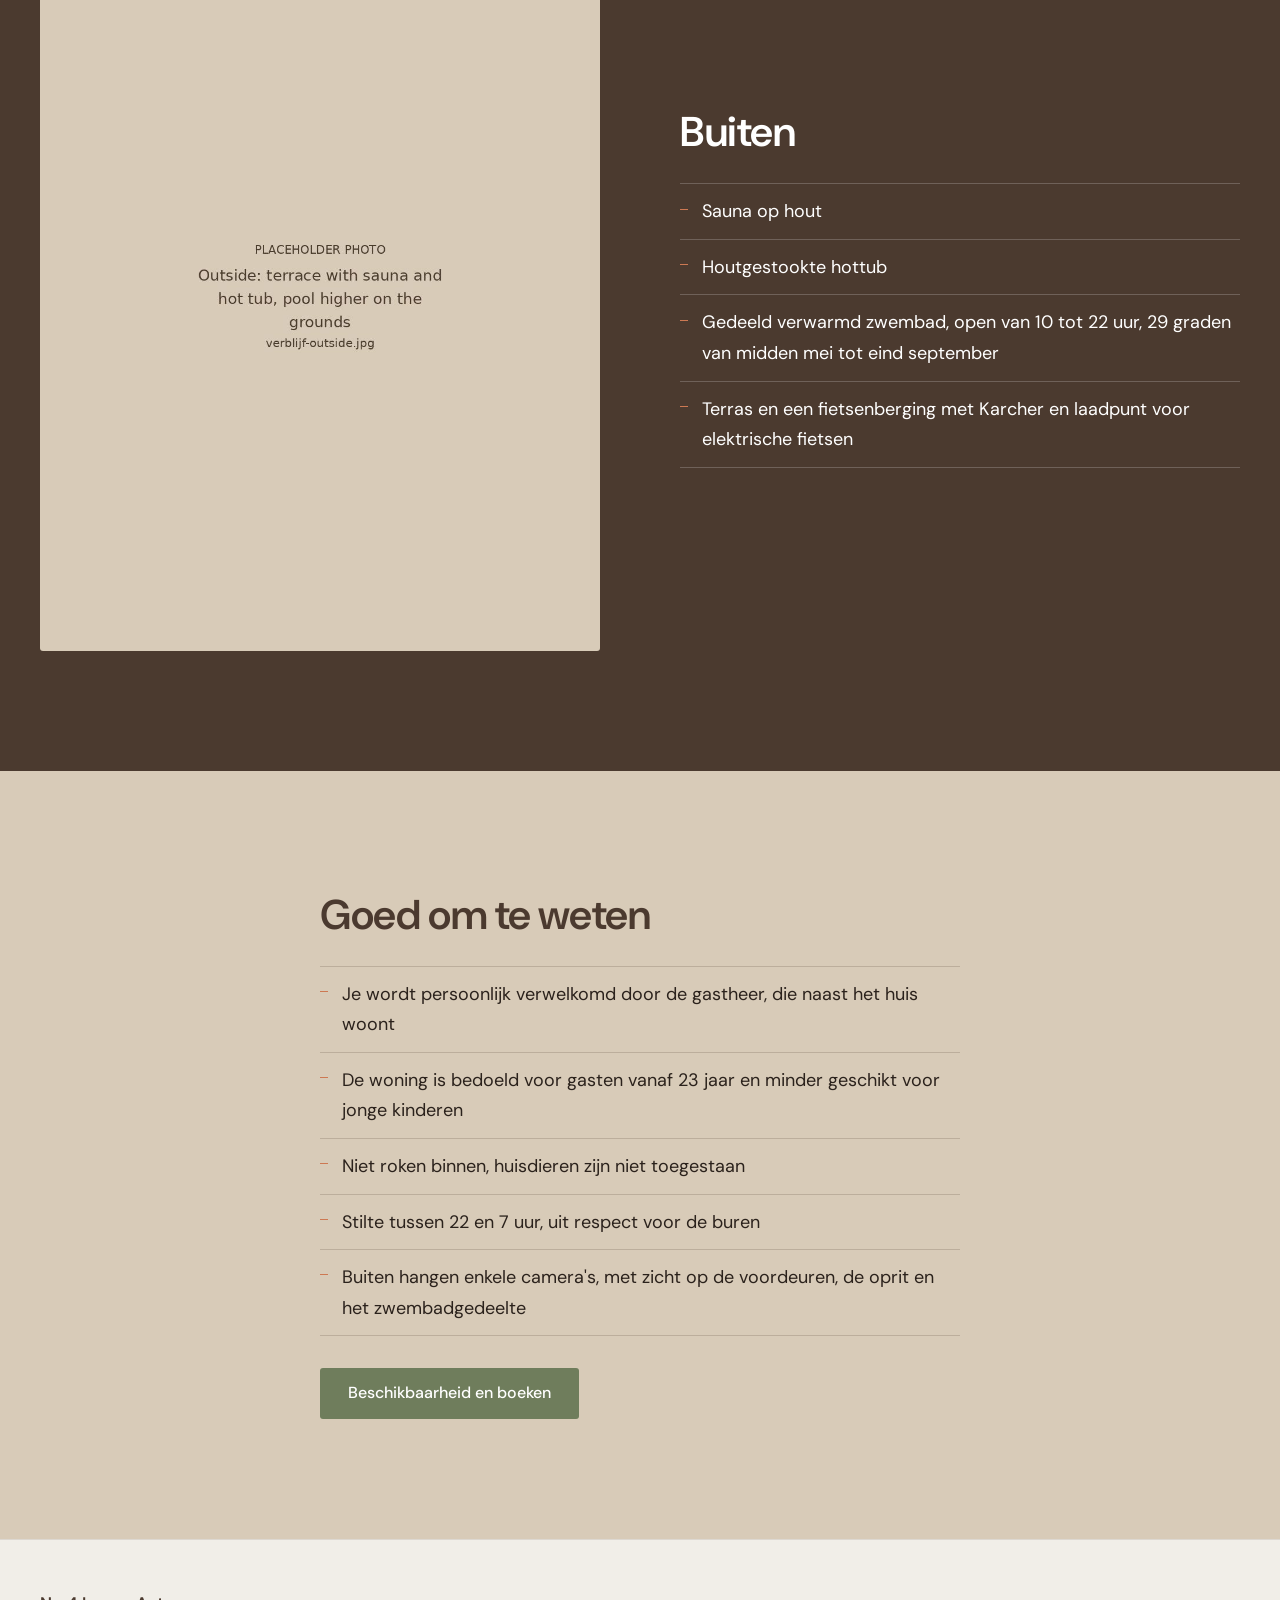
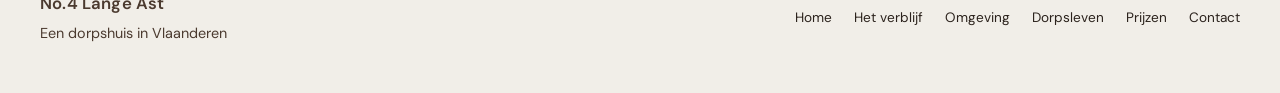
<file: no4-lange-ast/het-verblijf.html>
<!DOCTYPE html>
<html lang="nl">
<head>
<meta charset="utf-8">
<meta name="viewport" content="width=device-width, initial-scale=1">
<title data-nl="Het verblijf, No.4 Lange Ast" data-en="The house, No.4 Lange Ast" data-fr="La maison, No.4 Lange Ast" data-de="Das Haus, No.4 Lange Ast">Het verblijf, No.4 Lange Ast</title>
<meta name="description" content="Een modern houten huis voor 8 personen met drie slaapkamers, sauna en hottub in Huise." data-nl="Een modern houten huis voor 8 personen met drie slaapkamers, sauna en hottub in Huise." data-en="A modern timber house for eight with three bedrooms, sauna and hot tub in Huise." data-fr="Une maison moderne en bois pour huit personnes avec trois chambres, sauna et bain nordique à Huise." data-de="Ein modernes Holzhaus für acht Personen mit drei Schlafzimmern, Sauna und Hot Tub in Huise.">
<link rel="preconnect" href="https://fonts.googleapis.com">
<link rel="preconnect" href="https://fonts.gstatic.com" crossorigin>
<link rel="stylesheet" href="https://fonts.googleapis.com/css2?family=DM+Sans:opsz,wght@9..40,400;9..40,500;9..40,600&amp;display=swap">
<link rel="stylesheet" href="assets/styles.css">
<script src="assets/main.js"></script>
</head>
<body>

<a class="skip-link" href="#main"><span class="lang-nl">Naar de inhoud</span><span class="lang-en">Skip to content</span><span class="lang-fr">Aller au contenu</span><span class="lang-de">Zum Inhalt</span></a>

<header class="site-header">
  <div class="header-inner">
    <a class="wordmark" href="index.html">No.4 Lange Ast</a>
    <div class="header-right">
      <nav class="site-nav" id="site-nav" aria-label="Main">
    <ul>
      <li><a href="index.html"><span class="lang-nl">Home</span><span class="lang-en">Home</span><span class="lang-fr">Accueil</span><span class="lang-de">Start</span></a></li>
      <li><a href="het-verblijf.html" aria-current="page"><span class="lang-nl">Het verblijf</span><span class="lang-en">The house</span><span class="lang-fr">La maison</span><span class="lang-de">Das Haus</span></a></li>
      <li><a href="explore.html"><span class="lang-nl">Omgeving</span><span class="lang-en">Explore</span><span class="lang-fr">Environs</span><span class="lang-de">Umgebung</span></a></li>
      <li><a href="village-life.html"><span class="lang-nl">Dorpsleven</span><span class="lang-en">Village life</span><span class="lang-fr">Vie de village</span><span class="lang-de">Dorfleben</span></a></li>
      <li><a href="prijzen.html"><span class="lang-nl">Prijzen</span><span class="lang-en">Prices</span><span class="lang-fr">Prix</span><span class="lang-de">Preise</span></a></li>
      <li><a href="contact.html"><span class="lang-nl">Contact</span><span class="lang-en">Contact</span><span class="lang-fr">Contact</span><span class="lang-de">Kontakt</span></a></li>
    </ul>
  </nav>
      <div class="lang-switch" role="group" aria-label="Taal, Language, Langue, Sprache"><button class="lang-btn" type="button" data-lang="nl" lang="nl" aria-label="Nederlands" aria-pressed="true">NL</button><button class="lang-btn" type="button" data-lang="en" lang="en" aria-label="English" aria-pressed="false">EN</button><button class="lang-btn" type="button" data-lang="fr" lang="fr" aria-label="Français" aria-pressed="false">FR</button><button class="lang-btn" type="button" data-lang="de" lang="de" aria-label="Deutsch" aria-pressed="false">DE</button></div>
      <button class="menu-toggle" type="button" aria-controls="site-nav" aria-expanded="false" aria-label="Menu"><span></span><span></span><span></span></button>
    </div>
  </div>
</header>

<main id="main">
<section class="hero hero--page">
  <img class="hero-img" src="images/verblijf-hero.jpg" width="2400" height="1350" alt="De houten gevel van het huis" data-alt-nl="De houten gevel van het huis" data-alt-en="The timber facade of the house" data-alt-fr="La façade en bois de la maison" data-alt-de="Die Holzfassade des Hauses">
  <div class="hero-content">
    <h1><span class="lang-nl">Het verblijf</span><span class="lang-en">The house</span><span class="lang-fr">La maison</span><span class="lang-de">Das Haus</span></h1>
  </div>
</section>

<section class="section section--light">
  <div class="narrow">
    <p class="lang-nl intro-text">No.4 Lange Ast is een vakantiehuis voor 8 personen, gelegen in het dorp Huise, tussen Gent en de Vlaamse Ardennen.<br>
Dit is geen afgelegen verblijf in de natuur, maar een huis midden in een dorp.<br>
Je verblijft hier tussen het dagelijkse leven: het kerkplein, wandelaars, fietsers en het ritme van het dorp. Het huis zelf is een modern, compact verblijf met drie slaapkamers, een volledig uitgeruste keuken en een gezellige leefruimte.<br>
Buiten vind je een sauna en hottub om 's avonds te ontspannen.</p>
<p class="lang-en intro-text">No.4 Lange Ast is a holiday house for eight, in the village of Huise, between Ghent and the Flemish Ardennes.<br>
This is not a remote stay in the countryside, but a house in the middle of a village.<br>
You stay among everyday life: the church square, walkers, cyclists and the rhythm of the village. The house itself is a modern, compact stay with three bedrooms, a fully equipped kitchen and a comfortable living room.<br>
Outside you will find a sauna and hot tub to unwind in the evening.</p>
<p class="lang-fr intro-text">No.4 Lange Ast est une maison de vacances pour huit personnes, située dans le village de Huise, entre Gand et les Ardennes flamandes.<br>
Ce n'est pas un séjour isolé en pleine nature, mais une maison au milieu d'un village.<br>
Vous séjournez ici au cœur de la vie quotidienne : la place de l'église, les promeneurs, les cyclistes et le rythme du village. La maison elle-même est un logement moderne et compact avec trois chambres, une cuisine entièrement équipée et un séjour chaleureux.<br>
À l'extérieur, un sauna et un bain nordique pour se détendre le soir.</p>
<p class="lang-de intro-text">No.4 Lange Ast ist ein Ferienhaus für acht Personen im Dorf Huise, zwischen Gent und den Flämischen Ardennen.<br>
Es ist keine abgelegene Unterkunft in der Natur, sondern ein Haus mitten in einem Dorf.<br>
Sie wohnen hier inmitten des Alltags: der Kirchplatz, Spaziergänger, Radfahrer und der Rhythmus des Dorfes. Das Haus selbst ist eine moderne, kompakte Unterkunft mit drei Schlafzimmern, einer voll ausgestatteten Küche und einem gemütlichen Wohnraum.<br>
Draußen gibt es eine Sauna und einen Hot Tub, um abends zu entspannen.</p>
  </div>
</section>

<section class="section section--sand">
  <div class="container split">
    <div class="split-media">
      <img src="images/verblijf-living.jpg" width="1200" height="1500" loading="lazy" alt="Leefruimte met het kunstwerk The Rope van Ief Spincemaille" data-alt-nl="Leefruimte met het kunstwerk The Rope van Ief Spincemaille" data-alt-en="Living room with the artwork The Rope by Ief Spincemaille" data-alt-fr="Séjour avec l'œuvre The Rope d'Ief Spincemaille" data-alt-de="Wohnraum mit dem Kunstwerk The Rope von Ief Spincemaille">
    </div>
    <div class="split-text">
      <h2><span class="lang-nl">Het huis</span><span class="lang-en">The house</span><span class="lang-fr">La maison</span><span class="lang-de">Das Haus</span></h2>
<ul class="plain-list lang-nl">
  <li>Gebouwd in 2025 in CLT-hout</li>
  <li>Leefruimte met haard en vloerverwarming</li>
  <li>Drie slaapkamers, elk met eigen douche</li>
  <li>Volledig uitgeruste keuken met oven, vaatwasser en grote koelkast, plus wasmachine en droogkast</li>
  <li>In de living het kunstwerk The Rope van Ief Spincemaille</li>
</ul>
<ul class="plain-list lang-en">
  <li>Built in 2025 in CLT timber</li>
  <li>Living room with a wood stove and underfloor heating</li>
  <li>Three bedrooms, each with its own shower</li>
  <li>Fully equipped kitchen with an oven, dishwasher and a large fridge, plus a washing machine and dryer</li>
  <li>In the living room, the artwork The Rope by Ief Spincemaille</li>
</ul>
<ul class="plain-list lang-fr">
  <li>Construite en 2025 en bois CLT</li>
  <li>Séjour avec poêle à bois et chauffage par le sol</li>
  <li>Trois chambres, chacune avec sa propre douche</li>
  <li>Cuisine entièrement équipée avec four, lave-vaisselle et grand réfrigérateur, ainsi qu'un lave-linge et un sèche-linge</li>
  <li>Dans le séjour, l'œuvre The Rope d'Ief Spincemaille</li>
</ul>
<ul class="plain-list lang-de">
  <li>2025 aus CLT-Holz gebaut</li>
  <li>Wohnraum mit Holzofen und Fußbodenheizung</li>
  <li>Drei Schlafzimmer, jedes mit eigener Dusche</li>
  <li>Voll ausgestattete Küche mit Backofen, Geschirrspüler und großem Kühlschrank, dazu Waschmaschine und Trockner</li>
  <li>Im Wohnraum das Kunstwerk The Rope von Ief Spincemaille</li>
</ul>
    </div>
  </div>
</section>

<section class="section section--light">
  <div class="container split split--reverse">
    <div class="split-media">
      <img src="images/verblijf-bedroom.jpg" width="1200" height="1500" loading="lazy" alt="Slaapkamer met tweepersoonsbed" data-alt-nl="Slaapkamer met tweepersoonsbed" data-alt-en="Bedroom with a double bed" data-alt-fr="Chambre avec lit double" data-alt-de="Schlafzimmer mit Doppelbett">
    </div>
    <div class="split-text">
      <h2><span class="lang-nl">Slaapindeling</span><span class="lang-en">Sleeping arrangements</span><span class="lang-fr">Couchages</span><span class="lang-de">Schlafmöglichkeiten</span></h2>
<ul class="plain-list lang-nl">
  <li>Slaapkamer 1: een tweepersoonsbed en een babybedje</li>
  <li>Slaapkamer 2: twee eenpersoonsbedden en twee stapelbedden</li>
  <li>Slaapkamer 3: een tweepersoonsbed</li>
  <li>Tot 8 gasten</li>
</ul>
<ul class="plain-list lang-en">
  <li>Bedroom 1: one double bed and one crib</li>
  <li>Bedroom 2: two single beds and two bunk beds</li>
  <li>Bedroom 3: one double bed</li>
  <li>Up to 8 guests</li>
</ul>
<ul class="plain-list lang-fr">
  <li>Chambre 1 : un lit double et un lit bébé</li>
  <li>Chambre 2 : deux lits simples et deux lits superposés</li>
  <li>Chambre 3 : un lit double</li>
  <li>Jusqu'à 8 personnes</li>
</ul>
<ul class="plain-list lang-de">
  <li>Schlafzimmer 1: ein Doppelbett und ein Babybett</li>
  <li>Schlafzimmer 2: zwei Einzelbetten und zwei Etagenbetten</li>
  <li>Schlafzimmer 3: ein Doppelbett</li>
  <li>Bis zu 8 Gäste</li>
</ul>
    </div>
  </div>
</section>

<section class="section section--dark">
  <div class="container split">
    <div class="split-media">
      <img src="images/verblijf-outside.jpg" width="1200" height="1500" loading="lazy" alt="Terras met sauna en hottub" data-alt-nl="Terras met sauna en hottub" data-alt-en="Terrace with sauna and hot tub" data-alt-fr="Terrasse avec sauna et bain nordique" data-alt-de="Terrasse mit Sauna und Hot Tub">
    </div>
    <div class="split-text">
      <h2><span class="lang-nl">Buiten</span><span class="lang-en">Outside</span><span class="lang-fr">Extérieur</span><span class="lang-de">Draußen</span></h2>
<ul class="plain-list lang-nl">
  <li>Sauna op hout</li>
  <li>Houtgestookte hottub</li>
  <li>Gedeeld verwarmd zwembad, open van 10 tot 22 uur, 29 graden van midden mei tot eind september</li>
  <li>Terras en een fietsenberging met Karcher en laadpunt voor elektrische fietsen</li>
</ul>
<ul class="plain-list lang-en">
  <li>Wood-burning sauna</li>
  <li>Wood-fired hot tub</li>
  <li>Shared heated pool, open from 10 am to 10 pm, 29 degrees from mid May to the end of September</li>
  <li>Terrace and a bike store with a Karcher and a charging point for e-bikes</li>
</ul>
<ul class="plain-list lang-fr">
  <li>Sauna au bois</li>
  <li>Bain nordique chauffé au bois</li>
  <li>Piscine chauffée partagée, ouverte de 10 à 22 heures, 29 degrés de mi-mai à fin septembre</li>
  <li>Terrasse et local à vélos avec Karcher et point de recharge pour vélos électriques</li>
</ul>
<ul class="plain-list lang-de">
  <li>Holzsauna</li>
  <li>Holzbefeuerter Hot Tub</li>
  <li>Gemeinsam genutzter beheizter Pool, geöffnet von 10 bis 22 Uhr, 29 Grad von Mitte Mai bis Ende September</li>
  <li>Terrasse und Fahrradraum mit Karcher und Ladepunkt für E-Bikes</li>
</ul>
    </div>
  </div>
</section>

<section class="section section--sand">
  <div class="narrow">
    <h2><span class="lang-nl">Goed om te weten</span><span class="lang-en">Good to know</span><span class="lang-fr">Bon à savoir</span><span class="lang-de">Gut zu wissen</span></h2>
<ul class="plain-list lang-nl">
  <li>Je wordt persoonlijk verwelkomd door de gastheer, die naast het huis woont</li>
  <li>De woning is bedoeld voor gasten vanaf 23 jaar en minder geschikt voor jonge kinderen</li>
  <li>Niet roken binnen, huisdieren zijn niet toegestaan</li>
  <li>Stilte tussen 22 en 7 uur, uit respect voor de buren</li>
  <li>Buiten hangen enkele camera's, met zicht op de voordeuren, de oprit en het zwembadgedeelte</li>
</ul>
<ul class="plain-list lang-en">
  <li>You are welcomed in person by the host, who lives next to the house</li>
  <li>The house is intended for guests aged 23 and over and is less suitable for young children</li>
  <li>No smoking inside, pets are not allowed</li>
  <li>Quiet between 10 pm and 7 am, out of respect for the neighbours</li>
  <li>There are a few cameras outside, covering the front doors, the driveway and the pool area</li>
</ul>
<ul class="plain-list lang-fr">
  <li>Vous êtes accueilli personnellement par l'hôte, qui habite à côté de la maison</li>
  <li>La maison est destinée aux personnes de 23 ans et plus et convient moins aux jeunes enfants</li>
  <li>Interdit de fumer à l'intérieur, les animaux ne sont pas admis</li>
  <li>Calme entre 22 et 7 heures, par respect pour les voisins</li>
  <li>Quelques caméras extérieures filment les portes d'entrée, l'allée et l'espace piscine</li>
</ul>
<ul class="plain-list lang-de">
  <li>Sie werden persönlich vom Gastgeber empfangen, der neben dem Haus wohnt</li>
  <li>Das Haus ist für Gäste ab 23 Jahren gedacht und für kleine Kinder weniger geeignet</li>
  <li>Rauchen im Haus ist nicht erlaubt, Haustiere sind nicht gestattet</li>
  <li>Ruhe zwischen 22 und 7 Uhr, aus Rücksicht auf die Nachbarn</li>
  <li>Draußen gibt es einige Kameras, mit Blick auf die Haustüren, die Einfahrt und den Poolbereich</li>
</ul>
    <div class="btn-row"><a class="btn" href="contact.html"><span class="lang-nl">Beschikbaarheid en boeken</span><span class="lang-en">Availability and booking</span><span class="lang-fr">Disponibilités et réservation</span><span class="lang-de">Verfügbarkeit und Buchung</span></a></div>
  </div>
</section>
</main>

<footer class="site-footer">
  <div class="footer-inner">
    <div class="footer-brand">
      <a class="wordmark" href="index.html">No.4 Lange Ast</a>
      <span class="footer-baseline"><span class="lang-nl">Een dorpshuis in Vlaanderen</span><span class="lang-en">A village house in Flanders</span><span class="lang-fr">Une maison de village en Flandre</span><span class="lang-de">Ein Dorfhaus in Flandern</span></span>
    </div>
    <nav class="footer-nav" aria-label="Footer">
    <ul>
      <li><a href="index.html"><span class="lang-nl">Home</span><span class="lang-en">Home</span><span class="lang-fr">Accueil</span><span class="lang-de">Start</span></a></li>
      <li><a href="het-verblijf.html" aria-current="page"><span class="lang-nl">Het verblijf</span><span class="lang-en">The house</span><span class="lang-fr">La maison</span><span class="lang-de">Das Haus</span></a></li>
      <li><a href="explore.html"><span class="lang-nl">Omgeving</span><span class="lang-en">Explore</span><span class="lang-fr">Environs</span><span class="lang-de">Umgebung</span></a></li>
      <li><a href="village-life.html"><span class="lang-nl">Dorpsleven</span><span class="lang-en">Village life</span><span class="lang-fr">Vie de village</span><span class="lang-de">Dorfleben</span></a></li>
      <li><a href="prijzen.html"><span class="lang-nl">Prijzen</span><span class="lang-en">Prices</span><span class="lang-fr">Prix</span><span class="lang-de">Preise</span></a></li>
      <li><a href="contact.html"><span class="lang-nl">Contact</span><span class="lang-en">Contact</span><span class="lang-fr">Contact</span><span class="lang-de">Kontakt</span></a></li>
    </ul>
  </nav>
  </div>
</footer>

</body>
</html>
</file>
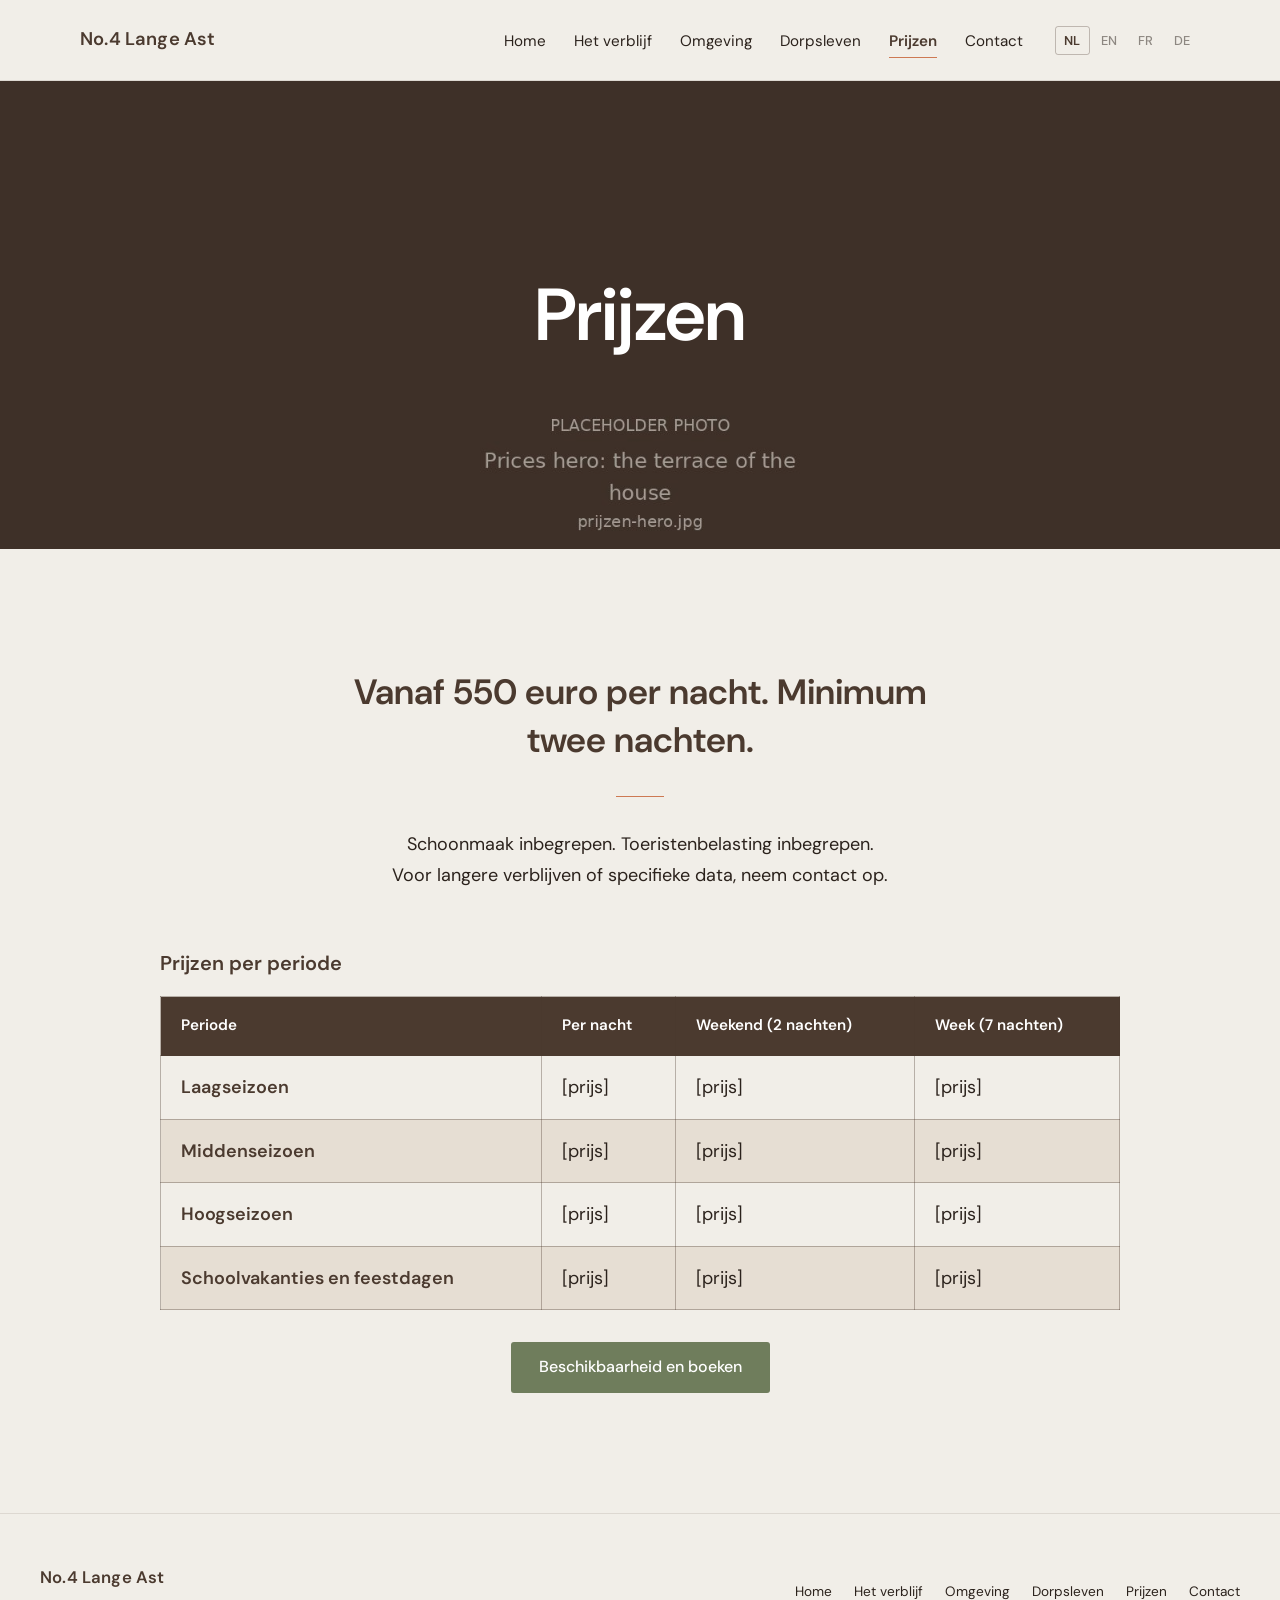
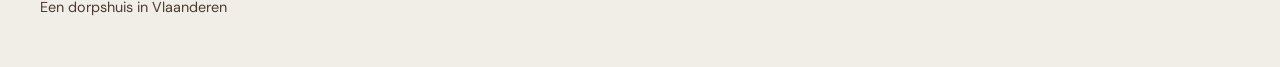
<file: no4-lange-ast/prijzen.html>
<!DOCTYPE html>
<html lang="nl">
<head>
<meta charset="utf-8">
<meta name="viewport" content="width=device-width, initial-scale=1">
<title data-nl="Prijzen, No.4 Lange Ast" data-en="Prices, No.4 Lange Ast" data-fr="Prix, No.4 Lange Ast" data-de="Preise, No.4 Lange Ast">Prijzen, No.4 Lange Ast</title>
<meta name="description" content="Vanaf 550 euro per nacht, minimum twee nachten." data-nl="Vanaf 550 euro per nacht, minimum twee nachten." data-en="From 550 euro per night, minimum two nights." data-fr="À partir de 550 euros par nuit, minimum deux nuits." data-de="Ab 550 Euro pro Nacht, mindestens zwei Nächte.">
<link rel="preconnect" href="https://fonts.googleapis.com">
<link rel="preconnect" href="https://fonts.gstatic.com" crossorigin>
<link rel="stylesheet" href="https://fonts.googleapis.com/css2?family=DM+Sans:opsz,wght@9..40,400;9..40,500;9..40,600&amp;display=swap">
<link rel="stylesheet" href="assets/styles.css">
<script src="assets/main.js"></script>
</head>
<body>

<a class="skip-link" href="#main"><span class="lang-nl">Naar de inhoud</span><span class="lang-en">Skip to content</span><span class="lang-fr">Aller au contenu</span><span class="lang-de">Zum Inhalt</span></a>

<header class="site-header">
  <div class="header-inner">
    <a class="wordmark" href="index.html">No.4 Lange Ast</a>
    <div class="header-right">
      <nav class="site-nav" id="site-nav" aria-label="Main">
    <ul>
      <li><a href="index.html"><span class="lang-nl">Home</span><span class="lang-en">Home</span><span class="lang-fr">Accueil</span><span class="lang-de">Start</span></a></li>
      <li><a href="het-verblijf.html"><span class="lang-nl">Het verblijf</span><span class="lang-en">The house</span><span class="lang-fr">La maison</span><span class="lang-de">Das Haus</span></a></li>
      <li><a href="explore.html"><span class="lang-nl">Omgeving</span><span class="lang-en">Explore</span><span class="lang-fr">Environs</span><span class="lang-de">Umgebung</span></a></li>
      <li><a href="village-life.html"><span class="lang-nl">Dorpsleven</span><span class="lang-en">Village life</span><span class="lang-fr">Vie de village</span><span class="lang-de">Dorfleben</span></a></li>
      <li><a href="prijzen.html" aria-current="page"><span class="lang-nl">Prijzen</span><span class="lang-en">Prices</span><span class="lang-fr">Prix</span><span class="lang-de">Preise</span></a></li>
      <li><a href="contact.html"><span class="lang-nl">Contact</span><span class="lang-en">Contact</span><span class="lang-fr">Contact</span><span class="lang-de">Kontakt</span></a></li>
    </ul>
  </nav>
      <div class="lang-switch" role="group" aria-label="Taal, Language, Langue, Sprache"><button class="lang-btn" type="button" data-lang="nl" lang="nl" aria-label="Nederlands" aria-pressed="true">NL</button><button class="lang-btn" type="button" data-lang="en" lang="en" aria-label="English" aria-pressed="false">EN</button><button class="lang-btn" type="button" data-lang="fr" lang="fr" aria-label="Français" aria-pressed="false">FR</button><button class="lang-btn" type="button" data-lang="de" lang="de" aria-label="Deutsch" aria-pressed="false">DE</button></div>
      <button class="menu-toggle" type="button" aria-controls="site-nav" aria-expanded="false" aria-label="Menu"><span></span><span></span><span></span></button>
    </div>
  </div>
</header>

<main id="main">
<section class="hero hero--page">
  <img class="hero-img" src="images/prijzen-hero.jpg" width="2400" height="1350" alt="Het terras van het huis" data-alt-nl="Het terras van het huis" data-alt-en="The terrace of the house" data-alt-fr="La terrasse de la maison" data-alt-de="Die Terrasse des Hauses">
  <div class="hero-content">
    <h1><span class="lang-nl">Prijzen</span><span class="lang-en">Prices</span><span class="lang-fr">Prix</span><span class="lang-de">Preise</span></h1>
  </div>
</section>

<section class="section section--light">
  <div class="narrow center">
    <p class="lang-nl price">Vanaf 550 euro per nacht. Minimum twee nachten.</p>
<p class="lang-en price">From 550 euro per night. Minimum two nights.</p>
<p class="lang-fr price">À partir de 550 euros par nuit. Minimum deux nuits.</p>
<p class="lang-de price">Ab 550 Euro pro Nacht. Mindestens zwei Nächte.</p>
    <hr class="divider">
    <p class="lang-nl">Schoonmaak inbegrepen. Toeristenbelasting inbegrepen.<br>
Voor langere verblijven of specifieke data, neem contact op.</p>
<p class="lang-en">Cleaning included. Tourist tax included.<br>
For longer stays or specific dates, get in touch.</p>
<p class="lang-fr">Ménage inclus. Taxe de séjour incluse.<br>
Pour des séjours plus longs ou des dates précises, contactez-nous.</p>
<p class="lang-de">Endreinigung inbegriffen. Kurtaxe inbegriffen.<br>
Für längere Aufenthalte oder bestimmte Termine nehmen Sie Kontakt auf.</p>
  </div>

  <!-- PRICE TABLE. Replace every [prijs] with the amount, for example 550 euro. See README.txt. -->
  <div class="table-wrap">
    <table class="price-table">
      <caption><span class="lang-nl">Prijzen per periode</span><span class="lang-en">Rates by period</span><span class="lang-fr">Tarifs par période</span><span class="lang-de">Preise nach Zeitraum</span></caption>
      <thead>
        <tr>
          <th scope="col"><span class="lang-nl">Periode</span><span class="lang-en">Period</span><span class="lang-fr">Période</span><span class="lang-de">Zeitraum</span></th>
          <th scope="col"><span class="lang-nl">Per nacht</span><span class="lang-en">Per night</span><span class="lang-fr">Par nuit</span><span class="lang-de">Pro Nacht</span></th>
          <th scope="col"><span class="lang-nl">Weekend (2 nachten)</span><span class="lang-en">Weekend (2 nights)</span><span class="lang-fr">Week-end (2 nuits)</span><span class="lang-de">Wochenende (2 Nächte)</span></th>
          <th scope="col"><span class="lang-nl">Week (7 nachten)</span><span class="lang-en">Week (7 nights)</span><span class="lang-fr">Semaine (7 nuits)</span><span class="lang-de">Woche (7 Nächte)</span></th>
        </tr>
      </thead>
      <tbody>
        <tr>
          <th scope="row"><span class="lang-nl">Laagseizoen</span><span class="lang-en">Low season</span><span class="lang-fr">Basse saison</span><span class="lang-de">Nebensaison</span></th>
          <td><span class="cell-label"><span class="lang-nl">Per nacht</span><span class="lang-en">Per night</span><span class="lang-fr">Par nuit</span><span class="lang-de">Pro Nacht</span></span><span class="cell-value">[prijs]</span></td>
          <td><span class="cell-label"><span class="lang-nl">Weekend (2 nachten)</span><span class="lang-en">Weekend (2 nights)</span><span class="lang-fr">Week-end (2 nuits)</span><span class="lang-de">Wochenende (2 Nächte)</span></span><span class="cell-value">[prijs]</span></td>
          <td><span class="cell-label"><span class="lang-nl">Week (7 nachten)</span><span class="lang-en">Week (7 nights)</span><span class="lang-fr">Semaine (7 nuits)</span><span class="lang-de">Woche (7 Nächte)</span></span><span class="cell-value">[prijs]</span></td>
        </tr>
        <tr>
          <th scope="row"><span class="lang-nl">Middenseizoen</span><span class="lang-en">Mid season</span><span class="lang-fr">Moyenne saison</span><span class="lang-de">Zwischensaison</span></th>
          <td><span class="cell-label"><span class="lang-nl">Per nacht</span><span class="lang-en">Per night</span><span class="lang-fr">Par nuit</span><span class="lang-de">Pro Nacht</span></span><span class="cell-value">[prijs]</span></td>
          <td><span class="cell-label"><span class="lang-nl">Weekend (2 nachten)</span><span class="lang-en">Weekend (2 nights)</span><span class="lang-fr">Week-end (2 nuits)</span><span class="lang-de">Wochenende (2 Nächte)</span></span><span class="cell-value">[prijs]</span></td>
          <td><span class="cell-label"><span class="lang-nl">Week (7 nachten)</span><span class="lang-en">Week (7 nights)</span><span class="lang-fr">Semaine (7 nuits)</span><span class="lang-de">Woche (7 Nächte)</span></span><span class="cell-value">[prijs]</span></td>
        </tr>
        <tr>
          <th scope="row"><span class="lang-nl">Hoogseizoen</span><span class="lang-en">High season</span><span class="lang-fr">Haute saison</span><span class="lang-de">Hauptsaison</span></th>
          <td><span class="cell-label"><span class="lang-nl">Per nacht</span><span class="lang-en">Per night</span><span class="lang-fr">Par nuit</span><span class="lang-de">Pro Nacht</span></span><span class="cell-value">[prijs]</span></td>
          <td><span class="cell-label"><span class="lang-nl">Weekend (2 nachten)</span><span class="lang-en">Weekend (2 nights)</span><span class="lang-fr">Week-end (2 nuits)</span><span class="lang-de">Wochenende (2 Nächte)</span></span><span class="cell-value">[prijs]</span></td>
          <td><span class="cell-label"><span class="lang-nl">Week (7 nachten)</span><span class="lang-en">Week (7 nights)</span><span class="lang-fr">Semaine (7 nuits)</span><span class="lang-de">Woche (7 Nächte)</span></span><span class="cell-value">[prijs]</span></td>
        </tr>
        <tr>
          <th scope="row"><span class="lang-nl">Schoolvakanties en feestdagen</span><span class="lang-en">School holidays and public holidays</span><span class="lang-fr">Vacances scolaires et jours fériés</span><span class="lang-de">Schulferien und Feiertage</span></th>
          <td><span class="cell-label"><span class="lang-nl">Per nacht</span><span class="lang-en">Per night</span><span class="lang-fr">Par nuit</span><span class="lang-de">Pro Nacht</span></span><span class="cell-value">[prijs]</span></td>
          <td><span class="cell-label"><span class="lang-nl">Weekend (2 nachten)</span><span class="lang-en">Weekend (2 nights)</span><span class="lang-fr">Week-end (2 nuits)</span><span class="lang-de">Wochenende (2 Nächte)</span></span><span class="cell-value">[prijs]</span></td>
          <td><span class="cell-label"><span class="lang-nl">Week (7 nachten)</span><span class="lang-en">Week (7 nights)</span><span class="lang-fr">Semaine (7 nuits)</span><span class="lang-de">Woche (7 Nächte)</span></span><span class="cell-value">[prijs]</span></td>
        </tr>
      </tbody>
    </table>
  </div>

  <div class="btn-row center"><a class="btn" href="contact.html"><span class="lang-nl">Beschikbaarheid en boeken</span><span class="lang-en">Availability and booking</span><span class="lang-fr">Disponibilités et réservation</span><span class="lang-de">Verfügbarkeit und Buchung</span></a></div>
</section>
</main>

<footer class="site-footer">
  <div class="footer-inner">
    <div class="footer-brand">
      <a class="wordmark" href="index.html">No.4 Lange Ast</a>
      <span class="footer-baseline"><span class="lang-nl">Een dorpshuis in Vlaanderen</span><span class="lang-en">A village house in Flanders</span><span class="lang-fr">Une maison de village en Flandre</span><span class="lang-de">Ein Dorfhaus in Flandern</span></span>
    </div>
    <nav class="footer-nav" aria-label="Footer">
    <ul>
      <li><a href="index.html"><span class="lang-nl">Home</span><span class="lang-en">Home</span><span class="lang-fr">Accueil</span><span class="lang-de">Start</span></a></li>
      <li><a href="het-verblijf.html"><span class="lang-nl">Het verblijf</span><span class="lang-en">The house</span><span class="lang-fr">La maison</span><span class="lang-de">Das Haus</span></a></li>
      <li><a href="explore.html"><span class="lang-nl">Omgeving</span><span class="lang-en">Explore</span><span class="lang-fr">Environs</span><span class="lang-de">Umgebung</span></a></li>
      <li><a href="village-life.html"><span class="lang-nl">Dorpsleven</span><span class="lang-en">Village life</span><span class="lang-fr">Vie de village</span><span class="lang-de">Dorfleben</span></a></li>
      <li><a href="prijzen.html" aria-current="page"><span class="lang-nl">Prijzen</span><span class="lang-en">Prices</span><span class="lang-fr">Prix</span><span class="lang-de">Preise</span></a></li>
      <li><a href="contact.html"><span class="lang-nl">Contact</span><span class="lang-en">Contact</span><span class="lang-fr">Contact</span><span class="lang-de">Kontakt</span></a></li>
    </ul>
  </nav>
  </div>
</footer>

</body>
</html>
</file>
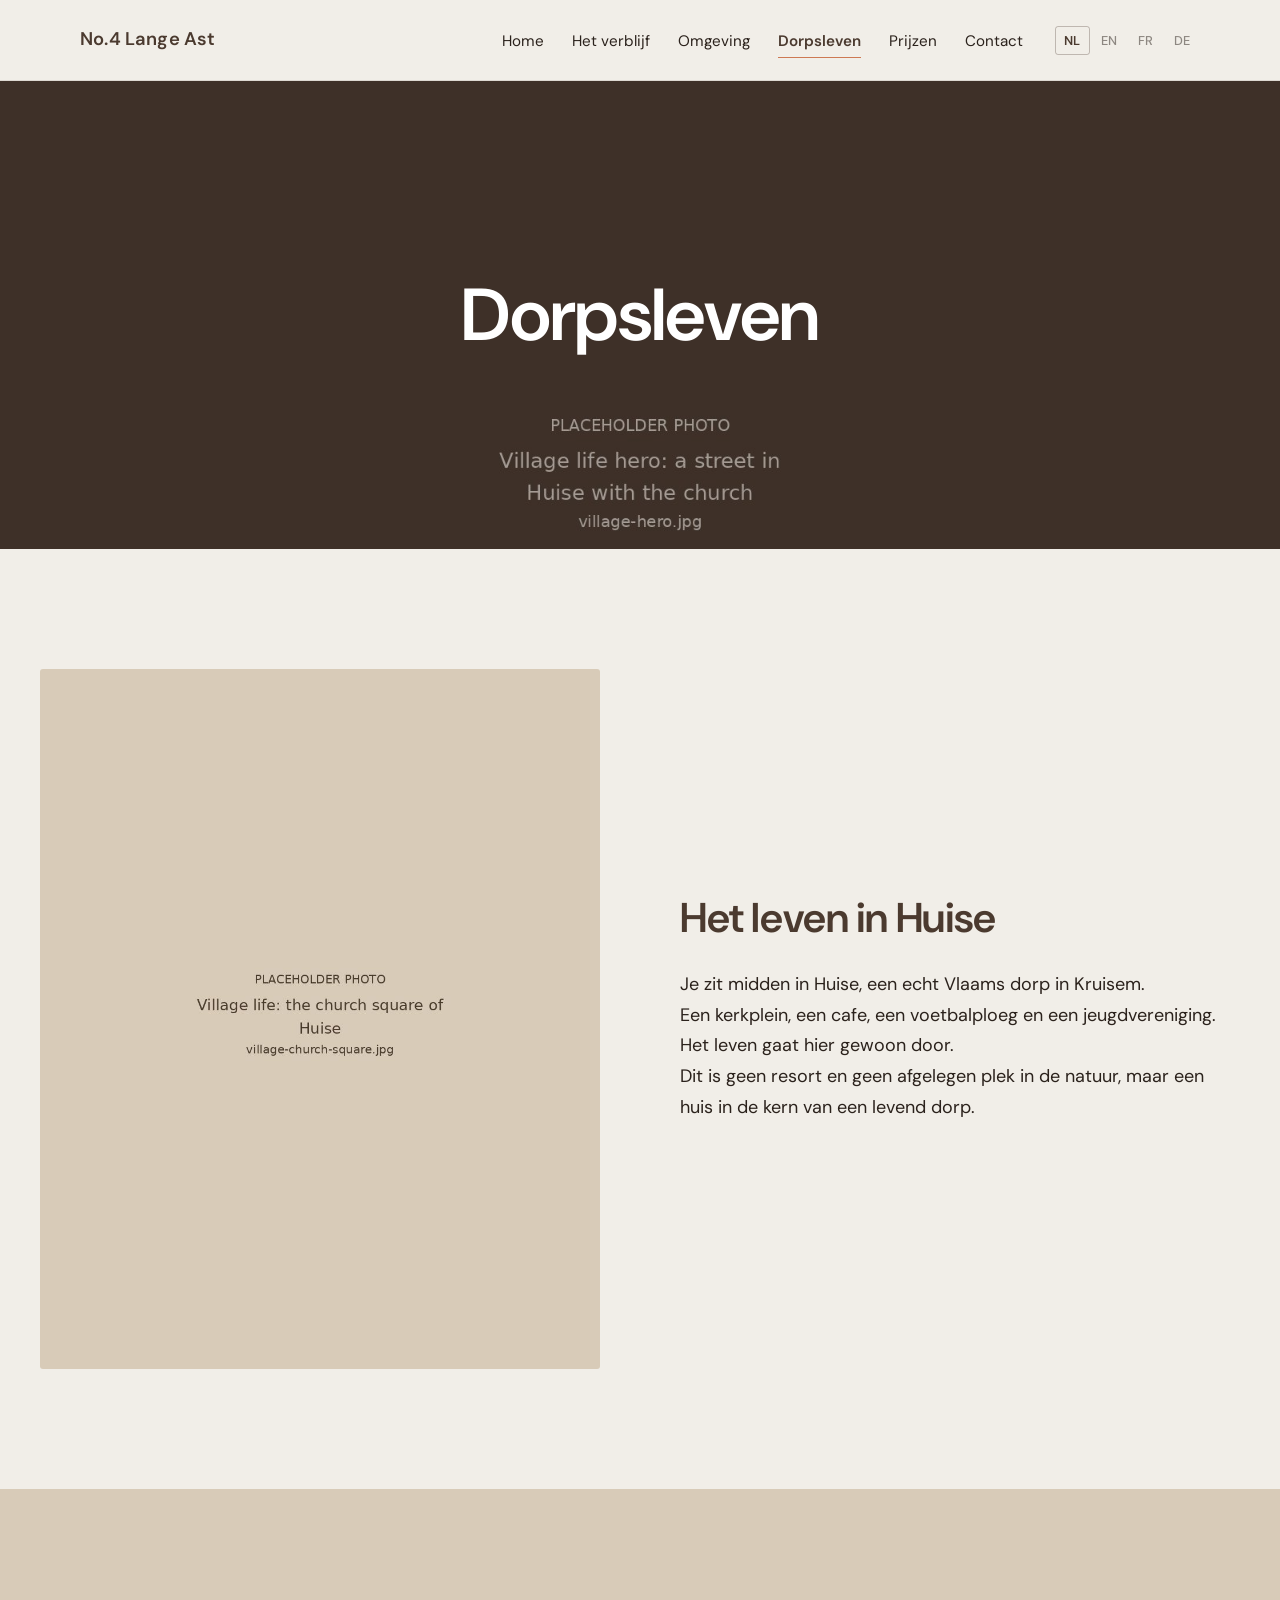
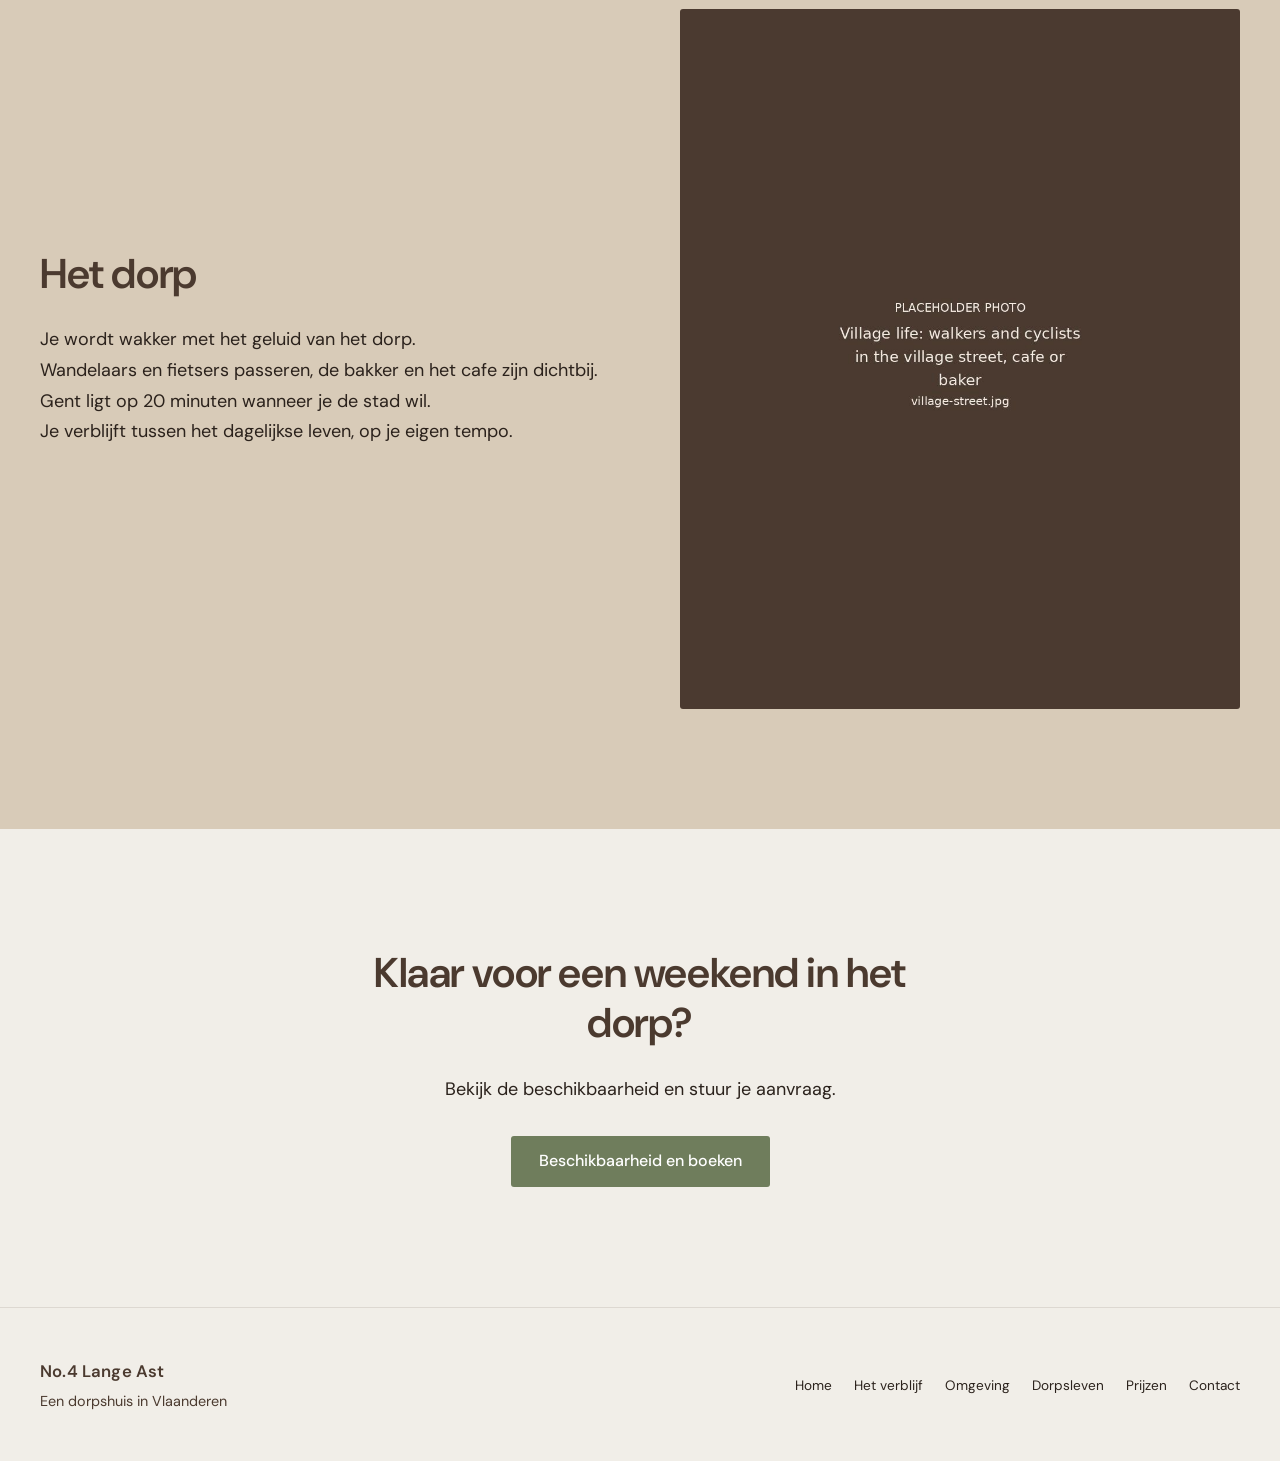
<file: no4-lange-ast/village-life.html>
<!DOCTYPE html>
<html lang="nl">
<head>
<meta charset="utf-8">
<meta name="viewport" content="width=device-width, initial-scale=1">
<title data-nl="Dorpsleven, No.4 Lange Ast" data-en="Village life, No.4 Lange Ast" data-fr="Vie de village, No.4 Lange Ast" data-de="Dorfleben, No.4 Lange Ast">Dorpsleven, No.4 Lange Ast</title>
<meta name="description" content="Verblijf midden in Huise, een echt Vlaams dorp in Kruisem." data-nl="Verblijf midden in Huise, een echt Vlaams dorp in Kruisem." data-en="Stay in the middle of Huise, a real Flemish village in Kruisem." data-fr="Séjournez au cœur de Huise, un vrai village flamand à Kruisem." data-de="Wohnen Sie mitten in Huise, einem echten flämischen Dorf in Kruisem.">
<link rel="preconnect" href="https://fonts.googleapis.com">
<link rel="preconnect" href="https://fonts.gstatic.com" crossorigin>
<link rel="stylesheet" href="https://fonts.googleapis.com/css2?family=DM+Sans:opsz,wght@9..40,400;9..40,500;9..40,600&amp;display=swap">
<link rel="stylesheet" href="assets/styles.css">
<script src="assets/main.js"></script>
</head>
<body>

<a class="skip-link" href="#main"><span class="lang-nl">Naar de inhoud</span><span class="lang-en">Skip to content</span><span class="lang-fr">Aller au contenu</span><span class="lang-de">Zum Inhalt</span></a>

<header class="site-header">
  <div class="header-inner">
    <a class="wordmark" href="index.html">No.4 Lange Ast</a>
    <div class="header-right">
      <nav class="site-nav" id="site-nav" aria-label="Main">
    <ul>
      <li><a href="index.html"><span class="lang-nl">Home</span><span class="lang-en">Home</span><span class="lang-fr">Accueil</span><span class="lang-de">Start</span></a></li>
      <li><a href="het-verblijf.html"><span class="lang-nl">Het verblijf</span><span class="lang-en">The house</span><span class="lang-fr">La maison</span><span class="lang-de">Das Haus</span></a></li>
      <li><a href="explore.html"><span class="lang-nl">Omgeving</span><span class="lang-en">Explore</span><span class="lang-fr">Environs</span><span class="lang-de">Umgebung</span></a></li>
      <li><a href="village-life.html" aria-current="page"><span class="lang-nl">Dorpsleven</span><span class="lang-en">Village life</span><span class="lang-fr">Vie de village</span><span class="lang-de">Dorfleben</span></a></li>
      <li><a href="prijzen.html"><span class="lang-nl">Prijzen</span><span class="lang-en">Prices</span><span class="lang-fr">Prix</span><span class="lang-de">Preise</span></a></li>
      <li><a href="contact.html"><span class="lang-nl">Contact</span><span class="lang-en">Contact</span><span class="lang-fr">Contact</span><span class="lang-de">Kontakt</span></a></li>
    </ul>
  </nav>
      <div class="lang-switch" role="group" aria-label="Taal, Language, Langue, Sprache"><button class="lang-btn" type="button" data-lang="nl" lang="nl" aria-label="Nederlands" aria-pressed="true">NL</button><button class="lang-btn" type="button" data-lang="en" lang="en" aria-label="English" aria-pressed="false">EN</button><button class="lang-btn" type="button" data-lang="fr" lang="fr" aria-label="Français" aria-pressed="false">FR</button><button class="lang-btn" type="button" data-lang="de" lang="de" aria-label="Deutsch" aria-pressed="false">DE</button></div>
      <button class="menu-toggle" type="button" aria-controls="site-nav" aria-expanded="false" aria-label="Menu"><span></span><span></span><span></span></button>
    </div>
  </div>
</header>

<main id="main">
<section class="hero hero--page">
  <img class="hero-img" src="images/village-hero.jpg" width="2400" height="1350" alt="Een straat in Huise met de kerk" data-alt-nl="Een straat in Huise met de kerk" data-alt-en="A street in Huise with the church" data-alt-fr="Une rue de Huise avec l'église" data-alt-de="Eine Straße in Huise mit der Kirche">
  <div class="hero-content">
    <h1><span class="lang-nl">Dorpsleven</span><span class="lang-en">Village life</span><span class="lang-fr">Vie de village</span><span class="lang-de">Dorfleben</span></h1>
  </div>
</section>

<section class="section section--light">
  <div class="container split">
    <div class="split-media">
      <img src="images/village-church-square.jpg" width="1200" height="1500" loading="lazy" alt="Het kerkplein van Huise" data-alt-nl="Het kerkplein van Huise" data-alt-en="The church square of Huise" data-alt-fr="La place de l'église de Huise" data-alt-de="Der Kirchplatz von Huise">
    </div>
    <div class="split-text">
      <h2><span class="lang-nl">Het leven in Huise</span><span class="lang-en">Life in Huise</span><span class="lang-fr">La vie à Huise</span><span class="lang-de">Das Leben in Huise</span></h2>
      <p class="lang-nl">Je zit midden in Huise, een echt Vlaams dorp in Kruisem.<br>
Een kerkplein, een cafe, een voetbalploeg en een jeugdvereniging.<br>
Het leven gaat hier gewoon door.<br>
Dit is geen resort en geen afgelegen plek in de natuur, maar een huis in de kern van een levend dorp.</p>
<p class="lang-en">You are in the middle of Huise, a real Flemish village in Kruisem.<br>
A church square, a cafe, a football club and a youth club.<br>
Life here simply carries on.<br>
This is not a resort and not a remote spot in the countryside, but a house in the heart of a living village.</p>
<p class="lang-fr">Vous êtes au cœur de Huise, un vrai village flamand à Kruisem.<br>
Une place de l'église, un café, un club de football et un mouvement de jeunesse.<br>
Ici, la vie suit simplement son cours.<br>
Ce n'est pas un resort ni un lieu isolé en pleine nature, mais une maison au centre d'un village vivant.</p>
<p class="lang-de">Sie sind mitten in Huise, einem echten flämischen Dorf in Kruisem.<br>
Ein Kirchplatz, ein Café, ein Fußballverein und ein Jugendverein.<br>
Das Leben geht hier einfach weiter.<br>
Dies ist kein Resort und kein abgelegener Ort in der Natur, sondern ein Haus im Kern eines lebendigen Dorfes.</p>
    </div>
  </div>
</section>

<section class="section section--sand">
  <div class="container split split--reverse">
    <div class="split-media">
      <img src="images/village-street.jpg" width="1200" height="1500" loading="lazy" alt="Wandelaars en fietsers in de dorpsstraat" data-alt-nl="Wandelaars en fietsers in de dorpsstraat" data-alt-en="Walkers and cyclists in the village street" data-alt-fr="Promeneurs et cyclistes dans la rue du village" data-alt-de="Spaziergänger und Radfahrer in der Dorfstraße">
    </div>
    <div class="split-text">
      <h2><span class="lang-nl">Het dorp</span><span class="lang-en">The village</span><span class="lang-fr">Le village</span><span class="lang-de">Das Dorf</span></h2>
      <p class="lang-nl">Je wordt wakker met het geluid van het dorp.<br>
Wandelaars en fietsers passeren, de bakker en het cafe zijn dichtbij.<br>
Gent ligt op 20 minuten wanneer je de stad wil.<br>
Je verblijft tussen het dagelijkse leven, op je eigen tempo.</p>
<p class="lang-en">You wake up to the sound of the village.<br>
Walkers and cyclists pass by, the baker and the cafe are close.<br>
Ghent is twenty minutes away when you want the city.<br>
You stay among everyday life, at your own pace.</p>
<p class="lang-fr">Vous vous réveillez au son du village.<br>
Promeneurs et cyclistes passent, la boulangerie et le café sont tout proches.<br>
Gand est à 20 minutes quand vous avez envie de ville.<br>
Vous séjournez au milieu de la vie quotidienne, à votre rythme.</p>
<p class="lang-de">Sie wachen mit den Geräuschen des Dorfes auf.<br>
Spaziergänger und Radfahrer ziehen vorbei, Bäcker und Café sind ganz nah.<br>
Gent liegt 20 Minuten entfernt, wenn Sie in die Stadt möchten.<br>
Sie wohnen mitten im Alltag, in Ihrem eigenen Tempo.</p>
    </div>
  </div>
</section>

<section class="section section--light center">
  <div class="narrow">
    <h2><span class="lang-nl">Klaar voor een weekend in het dorp?</span><span class="lang-en">Ready for a weekend in the village?</span><span class="lang-fr">Prêt pour un week-end au village ?</span><span class="lang-de">Bereit für ein Wochenende im Dorf?</span></h2>
    <p class="lang-nl">Bekijk de beschikbaarheid en stuur je aanvraag.</p>
<p class="lang-en">Check availability and send your request.</p>
<p class="lang-fr">Consultez les disponibilités et envoyez votre demande.</p>
<p class="lang-de">Prüfen Sie die Verfügbarkeit und senden Sie Ihre Anfrage.</p>
    <div class="btn-row"><a class="btn" href="contact.html"><span class="lang-nl">Beschikbaarheid en boeken</span><span class="lang-en">Availability and booking</span><span class="lang-fr">Disponibilités et réservation</span><span class="lang-de">Verfügbarkeit und Buchung</span></a></div>
  </div>
</section>
</main>

<footer class="site-footer">
  <div class="footer-inner">
    <div class="footer-brand">
      <a class="wordmark" href="index.html">No.4 Lange Ast</a>
      <span class="footer-baseline"><span class="lang-nl">Een dorpshuis in Vlaanderen</span><span class="lang-en">A village house in Flanders</span><span class="lang-fr">Une maison de village en Flandre</span><span class="lang-de">Ein Dorfhaus in Flandern</span></span>
    </div>
    <nav class="footer-nav" aria-label="Footer">
    <ul>
      <li><a href="index.html"><span class="lang-nl">Home</span><span class="lang-en">Home</span><span class="lang-fr">Accueil</span><span class="lang-de">Start</span></a></li>
      <li><a href="het-verblijf.html"><span class="lang-nl">Het verblijf</span><span class="lang-en">The house</span><span class="lang-fr">La maison</span><span class="lang-de">Das Haus</span></a></li>
      <li><a href="explore.html"><span class="lang-nl">Omgeving</span><span class="lang-en">Explore</span><span class="lang-fr">Environs</span><span class="lang-de">Umgebung</span></a></li>
      <li><a href="village-life.html" aria-current="page"><span class="lang-nl">Dorpsleven</span><span class="lang-en">Village life</span><span class="lang-fr">Vie de village</span><span class="lang-de">Dorfleben</span></a></li>
      <li><a href="prijzen.html"><span class="lang-nl">Prijzen</span><span class="lang-en">Prices</span><span class="lang-fr">Prix</span><span class="lang-de">Preise</span></a></li>
      <li><a href="contact.html"><span class="lang-nl">Contact</span><span class="lang-en">Contact</span><span class="lang-fr">Contact</span><span class="lang-de">Kontakt</span></a></li>
    </ul>
  </nav>
  </div>
</footer>

</body>
</html>
</file>
<file: no4-lange-ast/assets/styles.css>
/* No.4 Lange Ast, shared stylesheet */

:root {
  --offwhite: #F1EEE8;
  --wenge: #4B3A2F;
  --nearblack: #2B221C;
  --sand: #D8CBB8;
  --moss: #6F7D5C;
  --moss-dark: #5C6A4B;
  --copper: #CD7953;
  --water: #8FA9A3;
  --white: #FFFFFF;

  --font: "DM Sans", sans-serif;
  --measure: 640px;
  --wide: 1200px;
  --gutter: 20px;
  --section-y: 72px;
  --header-h: 68px;
  --radius: 3px;
}

@media (min-width: 768px) {
  :root {
    --gutter: 40px;
    --section-y: 120px;
    --header-h: 80px;
  }
}

/* Language visibility. The html lang attribute decides which spans show. */
html:not([lang="nl"]) .lang-nl,
html:not([lang="en"]) .lang-en,
html:not([lang="fr"]) .lang-fr,
html:not([lang="de"]) .lang-de {
  display: none !important;
}

*,
*::before,
*::after {
  box-sizing: border-box;
}

html {
  -webkit-text-size-adjust: 100%;
  scroll-behavior: smooth;
}

body {
  margin: 0;
  font-family: var(--font);
  font-weight: 400;
  font-size: 17px;
  line-height: 1.7;
  color: var(--nearblack);
  background: var(--offwhite);
  -webkit-font-smoothing: antialiased;
}

@media (min-width: 768px) {
  body {
    font-size: 18px;
  }
}

img {
  display: block;
  max-width: 100%;
  height: auto;
}

h1,
h2,
h3 {
  font-weight: 600;
  line-height: 1.2;
  color: var(--wenge);
  margin: 0 0 0.6em;
  letter-spacing: -0.01em;
}

h2 {
  font-size: clamp(1.75rem, 1.3rem + 2vw, 2.6rem);
}

h3 {
  font-size: 1.25rem;
}

p {
  margin: 0 0 1.2em;
}

p:last-child {
  margin-bottom: 0;
}

a {
  color: var(--moss);
  text-decoration: underline;
  text-decoration-color: var(--copper);
  text-underline-offset: 3px;
  transition: color 0.2s ease;
}

a:hover {
  color: var(--copper);
}

:focus-visible {
  outline: 2px solid var(--copper);
  outline-offset: 3px;
}

.skip-link {
  position: absolute;
  left: -9999px;
  top: 0;
  background: var(--wenge);
  color: var(--white);
  padding: 10px 16px;
  z-index: 100;
}

.skip-link:focus {
  left: 16px;
  top: 16px;
}

/* Header */

.site-header {
  position: sticky;
  top: 0;
  z-index: 50;
  background: var(--offwhite);
  border-bottom: 1px solid rgba(75, 58, 47, 0.12);
}

.header-inner {
  max-width: var(--wide);
  margin: 0 auto;
  padding: 0 var(--gutter);
  height: var(--header-h);
  display: flex;
  align-items: center;
  justify-content: space-between;
  gap: 16px;
}

.wordmark {
  font-weight: 600;
  font-size: 1.15rem;
  color: var(--wenge);
  text-decoration: none;
  letter-spacing: 0.01em;
  white-space: nowrap;
}

.wordmark:hover {
  color: var(--wenge);
}

.header-right {
  display: flex;
  align-items: center;
  gap: 12px;
}

.site-nav ul {
  list-style: none;
  margin: 0;
  padding: 0;
}

.site-nav a {
  color: var(--nearblack);
  text-decoration: none;
  font-size: 0.95rem;
  padding: 6px 0;
  border-bottom: 1px solid transparent;
  transition: border-color 0.2s ease, color 0.2s ease;
}

.site-nav a:hover {
  color: var(--wenge);
  border-bottom-color: var(--copper);
}

.site-nav a[aria-current="page"] {
  color: var(--wenge);
  font-weight: 600;
  border-bottom-color: var(--copper);
}

.lang-switch {
  display: flex;
  gap: 2px;
}

.lang-btn {
  font-family: var(--font);
  font-size: 0.8rem;
  font-weight: 500;
  letter-spacing: 0.04em;
  background: transparent;
  color: var(--nearblack);
  opacity: 0.5;
  border: 1px solid transparent;
  border-radius: var(--radius);
  padding: 5px 6px;
  cursor: pointer;
  transition: border-color 0.2s ease, opacity 0.2s ease;
}

.lang-btn:hover {
  opacity: 1;
  border-color: var(--copper);
}

.lang-btn[aria-pressed="true"] {
  opacity: 1;
  font-weight: 600;
  color: var(--wenge);
  border-color: rgba(75, 58, 47, 0.3);
}

@media (min-width: 400px) {
  .lang-btn {
    padding: 5px 8px;
  }
}

.menu-toggle {
  display: inline-flex;
  flex-direction: column;
  justify-content: center;
  gap: 5px;
  width: 40px;
  height: 40px;
  padding: 0 9px;
  background: transparent;
  border: 0;
  cursor: pointer;
}

.menu-toggle span {
  display: block;
  height: 2px;
  background: var(--wenge);
  transition: transform 0.25s ease, opacity 0.25s ease;
}

.menu-open .menu-toggle span:nth-child(1) {
  transform: translateY(7px) rotate(45deg);
}

.menu-open .menu-toggle span:nth-child(2) {
  opacity: 0;
}

.menu-open .menu-toggle span:nth-child(3) {
  transform: translateY(-7px) rotate(-45deg);
}

/* Mobile menu */
.site-nav {
  display: none;
  position: absolute;
  top: var(--header-h);
  left: 0;
  right: 0;
  background: var(--offwhite);
  border-bottom: 1px solid rgba(75, 58, 47, 0.12);
  padding: 8px var(--gutter) 24px;
}

.menu-open .site-nav {
  display: block;
}

.site-nav li a {
  display: block;
  padding: 12px 0;
  font-size: 1.1rem;
  border-bottom: 1px solid rgba(75, 58, 47, 0.08);
}

@media (min-width: 960px) {
  .menu-toggle {
    display: none;
  }

  .site-nav,
  .menu-open .site-nav {
    display: block;
    position: static;
    padding: 0;
    border: 0;
    background: transparent;
  }

  .site-nav ul {
    display: flex;
    gap: 28px;
  }

  .site-nav li a {
    display: inline;
    padding: 6px 0;
    font-size: 0.95rem;
    border-bottom: 1px solid transparent;
  }

  .site-nav li a:hover,
  .site-nav li a[aria-current="page"] {
    border-bottom-color: var(--copper);
  }

  .header-right {
    gap: 32px;
  }
}

/* Hero */

.hero {
  position: relative;
  min-height: 82vh;
  min-height: 82svh;
  display: flex;
  align-items: center;
  justify-content: center;
  text-align: center;
  color: var(--white);
  overflow: hidden;
  background: var(--wenge);
}

.hero--page {
  min-height: 52vh;
  min-height: 52svh;
}

.hero-img {
  position: absolute;
  inset: 0;
  width: 100%;
  height: 100%;
  object-fit: cover;
}

.hero::after {
  content: "";
  position: absolute;
  inset: 0;
  background: rgba(43, 34, 28, 0.4);
}

.hero-content {
  position: relative;
  z-index: 1;
  max-width: 820px;
  padding: 80px var(--gutter);
}

.overline {
  display: block;
  font-size: 0.8rem;
  font-weight: 500;
  letter-spacing: 0.2em;
  text-transform: uppercase;
  margin-bottom: 20px;
}

.hero h1 {
  color: var(--white);
  font-size: clamp(2.4rem, 1.4rem + 5vw, 4.6rem);
  line-height: 1.1;
  margin-bottom: 24px;
}

.hero--page h1 {
  margin-bottom: 0;
}

.hero-sub {
  font-size: 1.1rem;
  max-width: 560px;
  margin: 0 auto 36px;
}

/* Sections */

.section {
  padding: var(--section-y) var(--gutter);
}

.section--light {
  background: var(--offwhite);
}

.section--sand {
  background: var(--sand);
}

.section--dark {
  background: var(--wenge);
  color: var(--white);
}

.section--dark h2,
.section--dark h3 {
  color: var(--white);
}

.container {
  max-width: var(--wide);
  margin: 0 auto;
}

.narrow {
  max-width: var(--measure);
  margin: 0 auto;
}

.center {
  text-align: center;
}

.lead {
  font-size: clamp(1.15rem, 1rem + 0.8vw, 1.45rem);
  line-height: 1.6;
  color: var(--wenge);
}

.intro-text {
  font-size: clamp(1.1rem, 1rem + 0.5vw, 1.3rem);
  line-height: 1.8;
}

/* Split: image and text side by side */

.split {
  display: grid;
  gap: 36px;
  align-items: center;
}

.split-media img {
  width: 100%;
  aspect-ratio: 4 / 3;
  object-fit: cover;
  border-radius: var(--radius);
}

.split-text {
  max-width: var(--measure);
}

@media (min-width: 860px) {
  .split {
    grid-template-columns: 1fr 1fr;
    gap: 80px;
  }

  .split-media img,
  .split-media .slideshow {
    aspect-ratio: 4 / 5;
  }

  .split--reverse .split-media {
    order: 2;
  }
}

/* Slideshow */

.slideshow {
  position: relative;
  width: 100%;
  aspect-ratio: 4 / 3;
  overflow: hidden;
  border-radius: var(--radius);
  background: var(--sand);
}

.slideshow .slides {
  display: flex;
  height: 100%;
  transition: transform 0.5s ease;
}

.slideshow .slides img {
  flex: 0 0 100%;
  width: 100%;
  height: 100%;
  aspect-ratio: auto;
  object-fit: cover;
  border-radius: 0;
}

.slide-nav {
  position: absolute;
  top: 50%;
  transform: translateY(-50%);
  width: 42px;
  height: 42px;
  display: flex;
  align-items: center;
  justify-content: center;
  padding: 0;
  border: 0;
  border-radius: 50%;
  background: rgba(43, 34, 28, 0.55);
  color: var(--white);
  font-size: 1.3rem;
  line-height: 1;
  cursor: pointer;
  transition: background-color 0.2s ease;
}

.slide-nav:hover,
.slide-nav:focus-visible {
  background: var(--copper);
}

.slide-nav.prev {
  left: 12px;
}

.slide-nav.next {
  right: 12px;
}

.slide-dots {
  position: absolute;
  left: 0;
  right: 0;
  bottom: 12px;
  display: flex;
  justify-content: center;
  gap: 8px;
}

.slide-dots .dot {
  width: 9px;
  height: 9px;
  padding: 0;
  border: 0;
  border-radius: 50%;
  background: rgba(255, 255, 255, 0.55);
  cursor: pointer;
  transition: background-color 0.2s ease;
}

.slide-dots .dot[aria-current="true"] {
  background: var(--white);
}

.slide-count {
  position: absolute;
  top: 12px;
  right: 12px;
  padding: 3px 9px;
  border-radius: 20px;
  background: rgba(43, 34, 28, 0.55);
  color: var(--white);
  font-size: 0.78rem;
  letter-spacing: 0.02em;
}

/* Lists */

.plain-list {
  list-style: none;
  margin: 0 0 1.4em;
  padding: 0;
}

.plain-list li {
  position: relative;
  padding: 12px 0 12px 22px;
  border-bottom: 1px solid rgba(75, 58, 47, 0.14);
}

.plain-list li:first-child {
  border-top: 1px solid rgba(75, 58, 47, 0.14);
}

.plain-list li::before {
  content: "";
  position: absolute;
  left: 0;
  top: 1.35em;
  width: 8px;
  height: 1px;
  background: var(--copper);
}

.section--sand .plain-list li {
  border-color: rgba(75, 58, 47, 0.2);
}

.sub-heading {
  margin-top: 48px;
}

/* Buttons */

.btn {
  display: inline-block;
  font-family: var(--font);
  font-size: 1rem;
  font-weight: 500;
  line-height: 1.3;
  color: var(--white);
  background: var(--moss);
  border: 0;
  border-radius: var(--radius);
  padding: 15px 28px;
  text-decoration: none;
  cursor: pointer;
  transition: background-color 0.2s ease;
}

.btn:hover,
.btn:focus-visible {
  color: var(--white);
  background: var(--copper);
}

.btn-row {
  margin-top: 32px;
}

/* Experience tiles */

.tiles {
  display: grid;
  gap: 24px;
}

@media (min-width: 760px) {
  .tiles {
    grid-template-columns: 1fr 1fr;
    gap: 32px;
  }
}

.tile {
  position: relative;
  display: block;
  overflow: hidden;
  border-radius: var(--radius);
  color: var(--white);
  text-decoration: none;
  background: var(--wenge);
}

.tile img {
  width: 100%;
  aspect-ratio: 4 / 5;
  object-fit: cover;
  transition: transform 0.6s ease;
}

.tile::after {
  content: "";
  position: absolute;
  inset: 0;
  background: linear-gradient(to top, rgba(43, 34, 28, 0.7) 0%, rgba(43, 34, 28, 0) 55%);
}

.tile-text {
  position: absolute;
  left: 0;
  right: 0;
  bottom: 0;
  z-index: 1;
  padding: 28px;
}

.tile-label {
  display: inline-block;
  font-size: 1.6rem;
  font-weight: 600;
  line-height: 1.2;
  margin-bottom: 6px;
  padding-bottom: 4px;
  border-bottom: 1px solid transparent;
  transition: border-color 0.2s ease;
}

.tile-caption {
  display: block;
  font-size: 0.98rem;
  max-width: 420px;
}

.tile:hover {
  color: var(--white);
}

.tile:hover img {
  transform: scale(1.03);
}

.tile:hover .tile-label {
  border-bottom-color: var(--copper);
}

/* Prices */

.price {
  font-size: clamp(1.5rem, 1.1rem + 2vw, 2.2rem);
  font-weight: 600;
  color: var(--wenge);
  line-height: 1.35;
  margin-bottom: 24px;
}

.divider {
  width: 48px;
  height: 1px;
  background: var(--copper);
  border: 0;
  margin: 32px auto;
}

/* Contact */

.contact-details {
  list-style: none;
  margin: 32px 0 0;
  padding: 0;
}

.contact-details li {
  padding: 6px 0;
}

.contact-details .label {
  color: var(--wenge);
  font-weight: 500;
}

.calendar-wrap {
  margin-top: 40px;
  background: var(--white);
  border-radius: var(--radius);
  overflow: hidden;
  border: 1px solid rgba(75, 58, 47, 0.14);
}

.calendar-wrap iframe {
  display: block;
  width: 100%;
  height: 520px;
  border: 0;
}

@media (min-width: 768px) {
  .calendar-wrap iframe {
    height: 600px;
  }
}

.request-form {
  margin-top: 32px;
  display: grid;
  gap: 20px;
}

@media (min-width: 640px) {
  .request-form {
    grid-template-columns: 1fr 1fr;
  }

  .request-form .full {
    grid-column: 1 / -1;
  }
}

.field label {
  display: block;
  font-size: 0.92rem;
  font-weight: 500;
  color: var(--wenge);
  margin-bottom: 6px;
}

.field input,
.field textarea {
  width: 100%;
  font-family: var(--font);
  font-size: 1rem;
  color: var(--nearblack);
  background: var(--offwhite);
  border: 1px solid rgba(75, 58, 47, 0.3);
  border-radius: var(--radius);
  padding: 12px 14px;
  transition: border-color 0.2s ease;
}

.field input:focus,
.field textarea:focus {
  outline: none;
  border-color: var(--moss);
}

.field textarea {
  min-height: 150px;
  resize: vertical;
}

.form-note {
  font-size: 0.92rem;
  color: var(--wenge);
  margin: 0;
}

.hp-field {
  position: absolute;
  left: -9999px;
}

/* Footer */

.site-footer {
  background: var(--offwhite);
  border-top: 1px solid rgba(75, 58, 47, 0.12);
  padding: 48px var(--gutter);
}

.footer-inner {
  max-width: var(--wide);
  margin: 0 auto;
  display: grid;
  gap: 20px;
}

@media (min-width: 860px) {
  .footer-inner {
    grid-template-columns: auto 1fr;
    align-items: center;
  }
}

.footer-brand .wordmark {
  font-size: 1.05rem;
}

.footer-baseline {
  display: block;
  font-size: 0.9rem;
  color: var(--wenge);
  margin-top: 2px;
}

.footer-nav ul {
  list-style: none;
  margin: 0;
  padding: 0;
  display: flex;
  flex-wrap: wrap;
  gap: 8px 22px;
}

@media (min-width: 860px) {
  .footer-nav ul {
    justify-content: flex-end;
  }
}

.footer-nav a {
  font-size: 0.85rem;
  color: var(--nearblack);
  text-decoration: none;
}

.footer-nav a:hover {
  color: var(--copper);
}

@media (prefers-reduced-motion: reduce) {
  html {
    scroll-behavior: auto;
  }

  *,
  *::before,
  *::after {
    transition: none !important;
  }
}

.section--dark .plain-list li {
  border-color: rgba(255, 255, 255, 0.2);
}

/* Price table */

.table-wrap {
  max-width: 960px;
  margin: 56px auto 0;
}

.price-table {
  width: 100%;
  border-collapse: collapse;
  text-align: left;
  background: var(--offwhite);
  border: 1px solid rgba(75, 58, 47, 0.35);
}

.price-table caption {
  caption-side: top;
  text-align: left;
  font-weight: 600;
  font-size: 1.25rem;
  color: var(--wenge);
  padding-bottom: 16px;
}

.price-table th,
.price-table td {
  border: 1px solid rgba(75, 58, 47, 0.35);
  padding: 16px 20px;
  vertical-align: top;
}

.price-table thead th {
  background: var(--wenge);
  color: var(--white);
  font-weight: 600;
  font-size: 0.95rem;
}

.price-table tbody th {
  font-weight: 600;
  color: var(--wenge);
}

.price-table tbody tr:nth-child(even) {
  background: rgba(216, 203, 184, 0.45);
}

.cell-label {
  display: none;
}

@media (max-width: 679px) {
  .price-table,
  .price-table tbody,
  .price-table tr,
  .price-table th,
  .price-table td {
    display: block;
  }

  .price-table {
    border: 0;
    background: transparent;
  }

  .price-table thead {
    position: absolute;
    left: -9999px;
  }

  .price-table tbody tr {
    border: 1px solid rgba(75, 58, 47, 0.35);
    margin-bottom: 16px;
    background: var(--offwhite);
  }

  .price-table tbody tr:nth-child(even) {
    background: var(--offwhite);
  }

  .price-table tbody th {
    background: var(--wenge);
    color: var(--white);
    border: 0;
  }

  .price-table td {
    display: flex;
    justify-content: space-between;
    gap: 16px;
    border: 0;
    border-top: 1px solid rgba(75, 58, 47, 0.2);
    padding: 12px 20px;
  }

  .price-table tbody th + td {
    border-top: 0;
  }

  .cell-label {
    display: block;
    color: var(--wenge);
  }
}

/* Photo credits for @huisedorp */

.media-credit {
  position: relative;
}

.photo-credit,
.hero-credit,
.tile-credit {
  position: absolute;
  z-index: 3;
  right: 10px;
  bottom: 10px;
  padding: 3px 9px;
  border-radius: 20px;
  background: rgba(43, 34, 28, 0.55);
  color: var(--white);
  font-size: 0.72rem;
  letter-spacing: 0.02em;
  line-height: 1.5;
}

.hero-credit {
  right: 14px;
  bottom: 12px;
}

.tile-credit {
  top: 10px;
  bottom: auto;
}

.photo-credit a,
.hero-credit a {
  color: var(--white);
  text-decoration: underline;
  text-decoration-color: rgba(255, 255, 255, 0.6);
}

.photo-credit a:hover,
.hero-credit a:hover {
  color: var(--white);
  text-decoration-color: var(--copper);
}

/* Footer credit line */

.footer-credit {
  max-width: var(--wide);
  margin: 20px auto 0;
  padding-top: 18px;
  border-top: 1px solid rgba(75, 58, 47, 0.12);
  font-size: 0.85rem;
  color: var(--wenge);
}

.footer-credit a {
  color: var(--moss);
}

.footer-credit a:hover {
  color: var(--copper);
}
</file>
